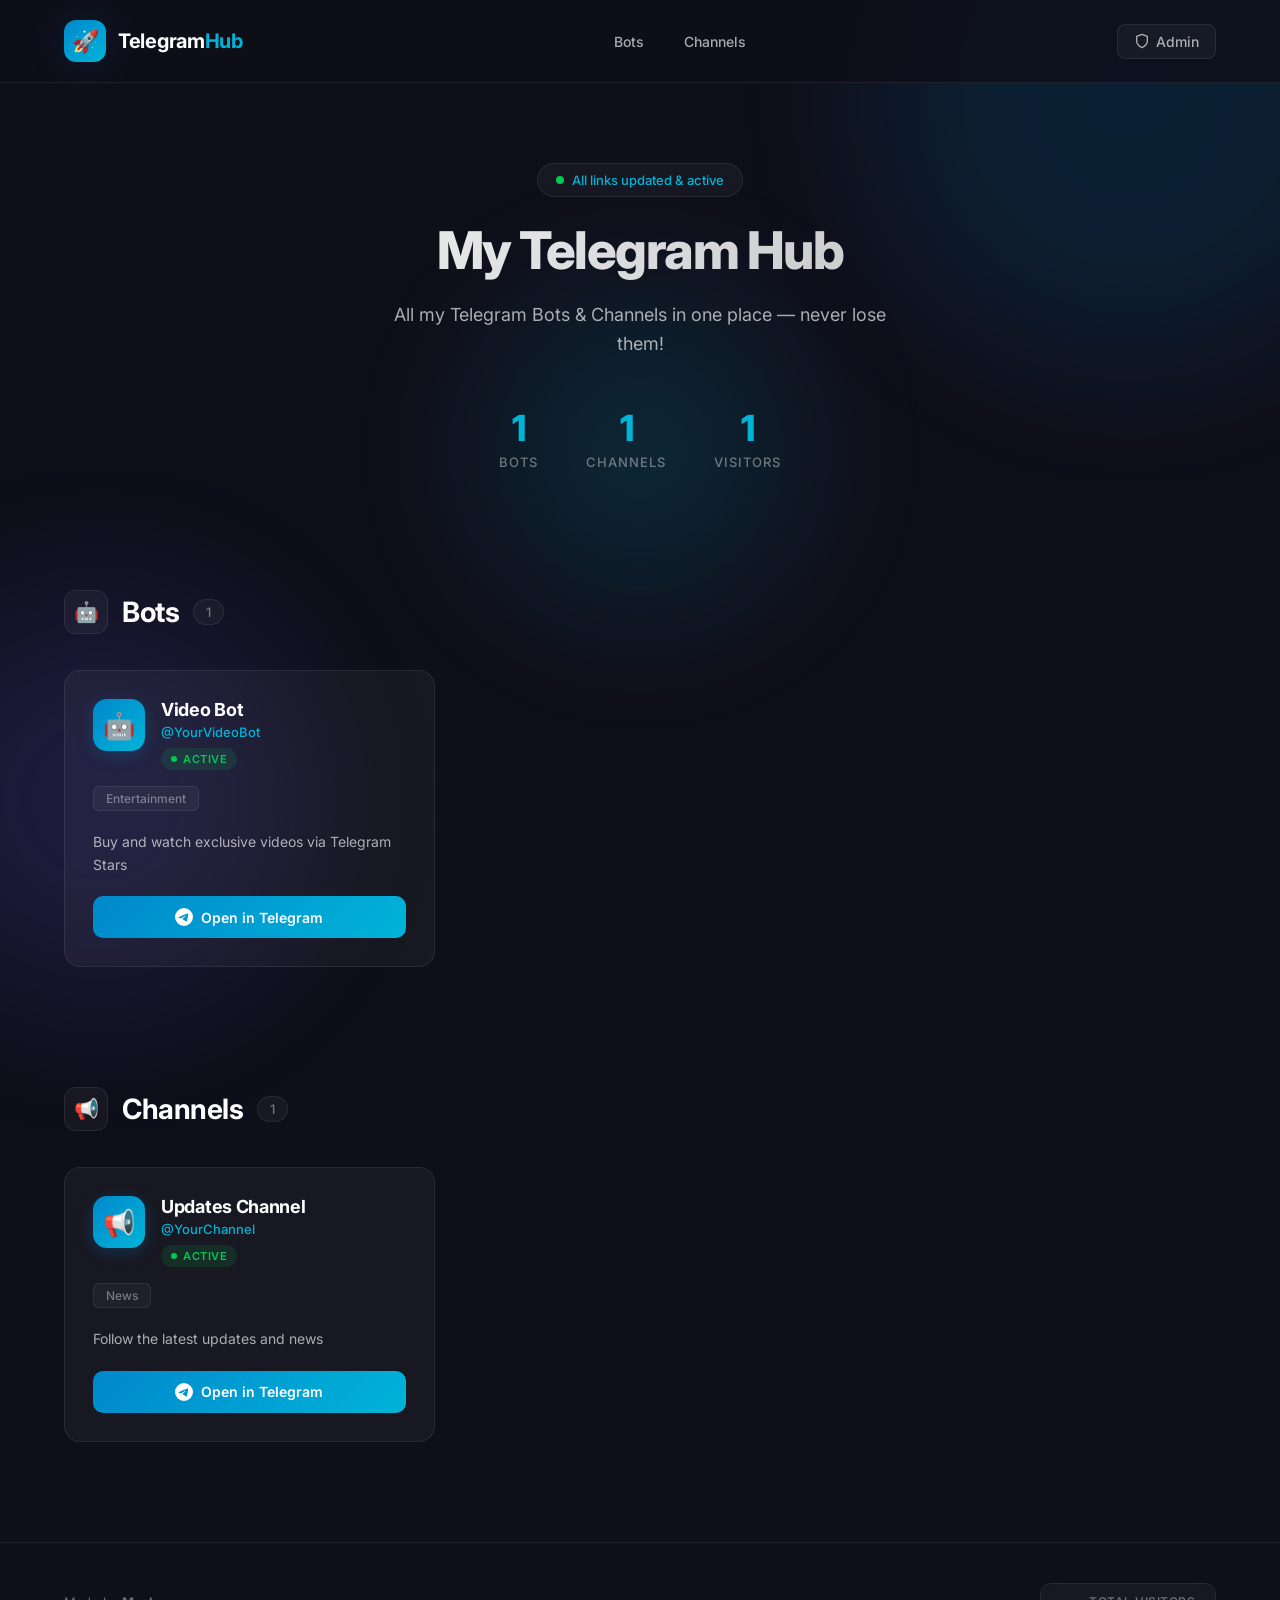
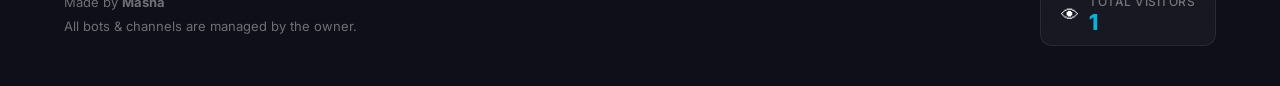
<file: index.html>
<!DOCTYPE html>
<html lang="en">
<head>
  <meta charset="UTF-8">
  <meta name="viewport" content="width=device-width, initial-scale=1.0">
  <title>My Telegram Hub</title>
  <meta name="description" content="All my Telegram Bots & Channels in one place">
  <meta name="theme-color" content="#0f0f1a">
  <link rel="icon" href="data:image/svg+xml,<svg xmlns='http://www.w3.org/2000/svg' viewBox='0 0 100 100'><text y='.9em' font-size='90'>🚀</text></svg>">
  <link rel="stylesheet" href="css/style.css">
</head>
<body>

  <!-- Background Effects -->
  <div class="bg-effects">
    <div class="orb orb-1"></div>
    <div class="orb orb-2"></div>
    <div class="orb orb-3"></div>
  </div>

  <!-- Header -->
  <header class="header">
    <div class="container">
      <a href="index.html" class="logo">
        <div class="logo-icon">🚀</div>
        <div class="logo-text">Telegram<span>Hub</span></div>
      </a>
      <button class="menu-toggle" aria-label="Menu">☰</button>
      <ul class="nav-links">
        <li><a href="#bots">Bots</a></li>
        <li><a href="#channels">Channels</a></li>
      </ul>
      <a href="admin.html" class="admin-btn">
        <svg width="16" height="16" viewBox="0 0 24 24" fill="none" stroke="currentColor" stroke-width="2" stroke-linecap="round" stroke-linejoin="round"><path d="M12 22s8-4 8-10V5l-8-3-8 3v7c0 6 8 10 8 10z"/></svg>
        Admin
      </a>
    </div>
  </header>

  <!-- Hero Section -->
  <section class="hero">
    <div class="container">
      <div class="hero-badge">
        <span class="dot"></span>
        All links updated & active
      </div>
      <h1 id="site-title">My Telegram <span class="highlight">Hub</span></h1>
      <p id="site-description">All my Telegram Bots & Channels in one place — never lose them!</p>

      <div class="hero-stats">
        <div class="stat-item">
          <div class="stat-number" id="stat-bots">0</div>
          <div class="stat-label">Bots</div>
        </div>
        <div class="stat-item">
          <div class="stat-number" id="stat-channels">0</div>
          <div class="stat-label">Channels</div>
        </div>
        <div class="stat-item">
          <div class="stat-number" id="stat-visitors">0</div>
          <div class="stat-label">Visitors</div>
        </div>
      </div>
    </div>
  </section>

  <!-- Bots Section -->
  <section class="section" id="bots">
    <div class="container">
      <div class="section-header">
        <div class="section-title">
          <div class="icon">🤖</div>
          <h2>Bots</h2>
          <span class="count" id="bots-count">0</span>
        </div>
      </div>
      <div class="cards-grid" id="bots-grid">
        <div class="loading-spinner"><div class="spinner"></div></div>
      </div>
    </div>
  </section>

  <!-- Channels Section -->
  <section class="section" id="channels">
    <div class="container">
      <div class="section-header">
        <div class="section-title">
          <div class="icon">📢</div>
          <h2>Channels</h2>
          <span class="count" id="channels-count">0</span>
        </div>
      </div>
      <div class="cards-grid" id="channels-grid">
        <div class="loading-spinner"><div class="spinner"></div></div>
      </div>
    </div>
  </section>

  <!-- Footer -->
  <footer class="footer">
    <div class="container">
      <div class="footer-content">
        <div class="footer-left">
          <div class="footer-text">Made by <strong>Masha</strong></div>
          <div class="footer-text">All bots & channels are managed by the owner.</div>
        </div>
        <div class="visitor-counter">
          <span class="counter-icon">👁</span>
          <div>
            <div class="counter-label">Total Visitors</div>
            <div class="counter-number" id="visitor-count">0</div>
          </div>
        </div>
      </div>
    </div>
  </footer>

  <script src="js/app.js"></script>
  <script>
    // Also update hero visitor stat
    const origTrack = trackVisitor;
    function trackVisitorWithStat() {
      origTrack();
      const count = parseInt(localStorage.getItem('tghub_visitors') || '0');
      const heroStat = document.getElementById('stat-visitors');
      if (heroStat) animateCounter(heroStat, count);
    }
    trackVisitorWithStat();
  </script>
</body>
</html>
</file>
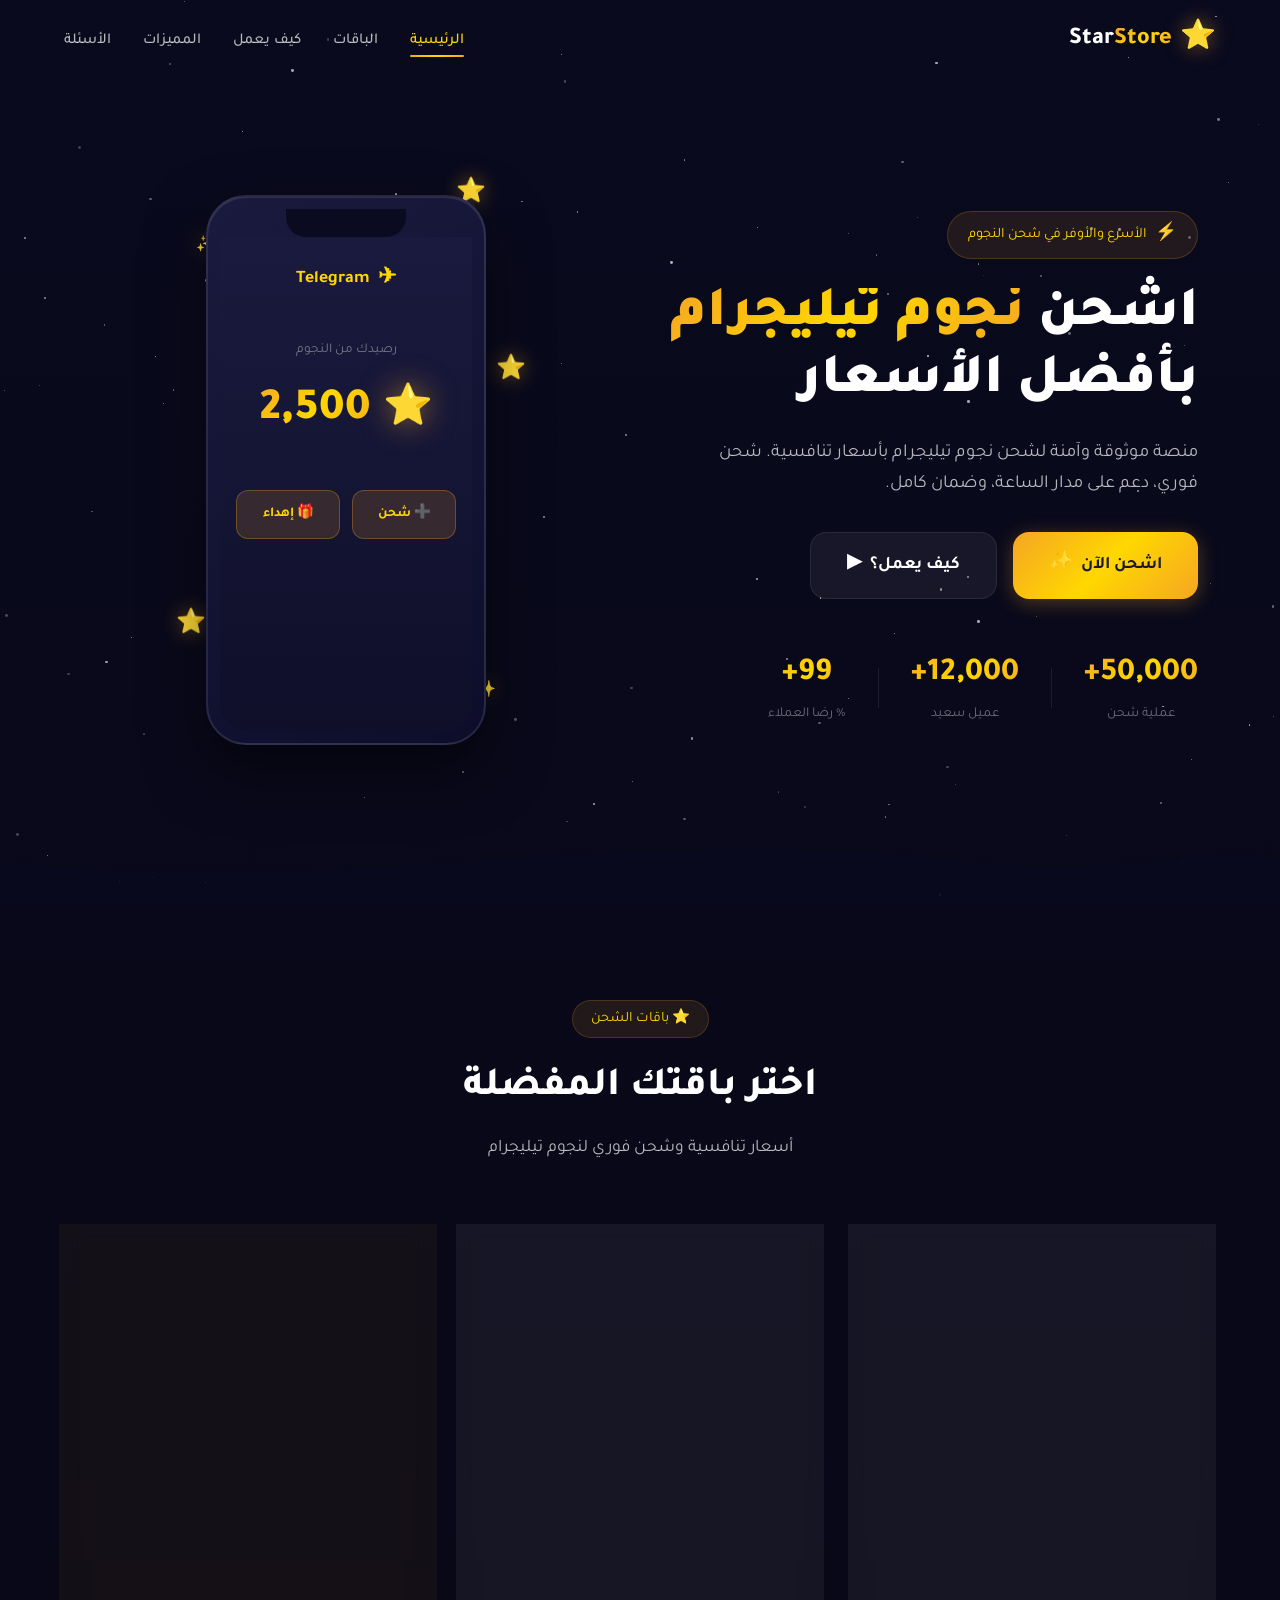
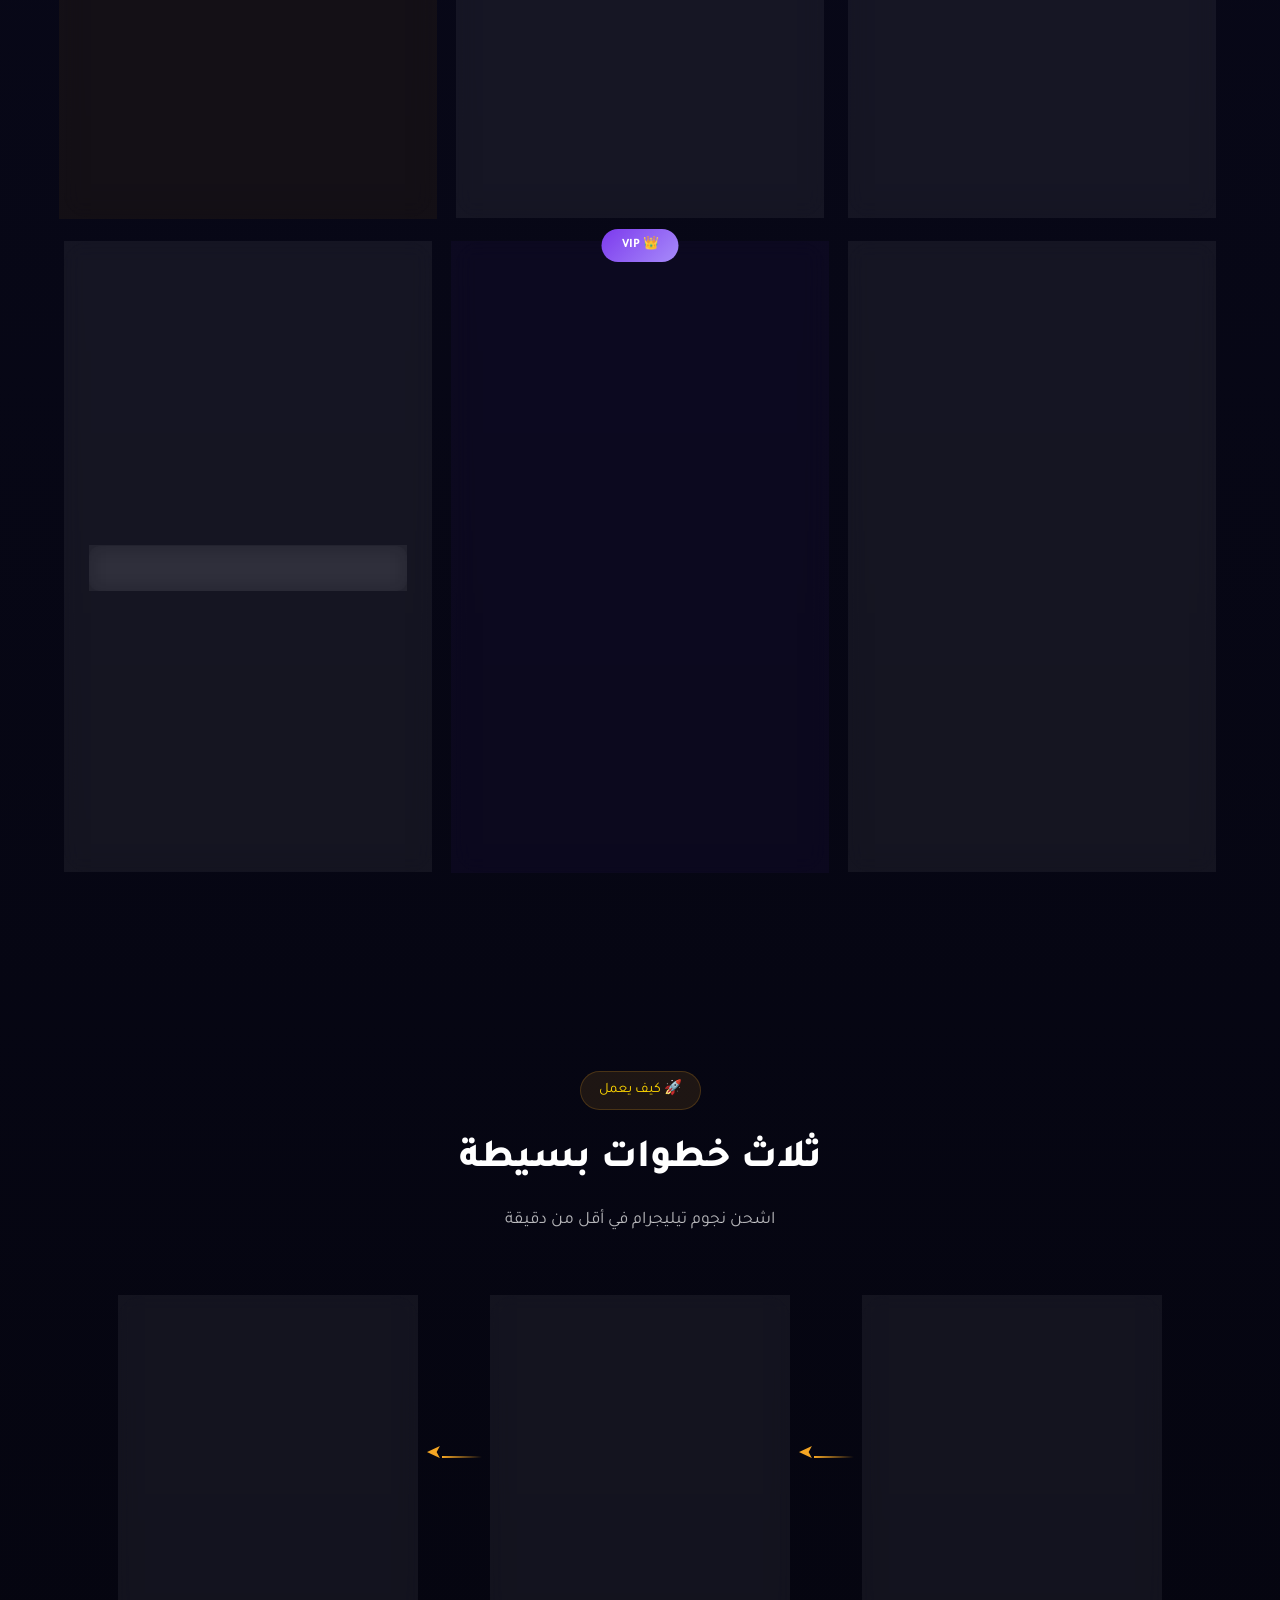
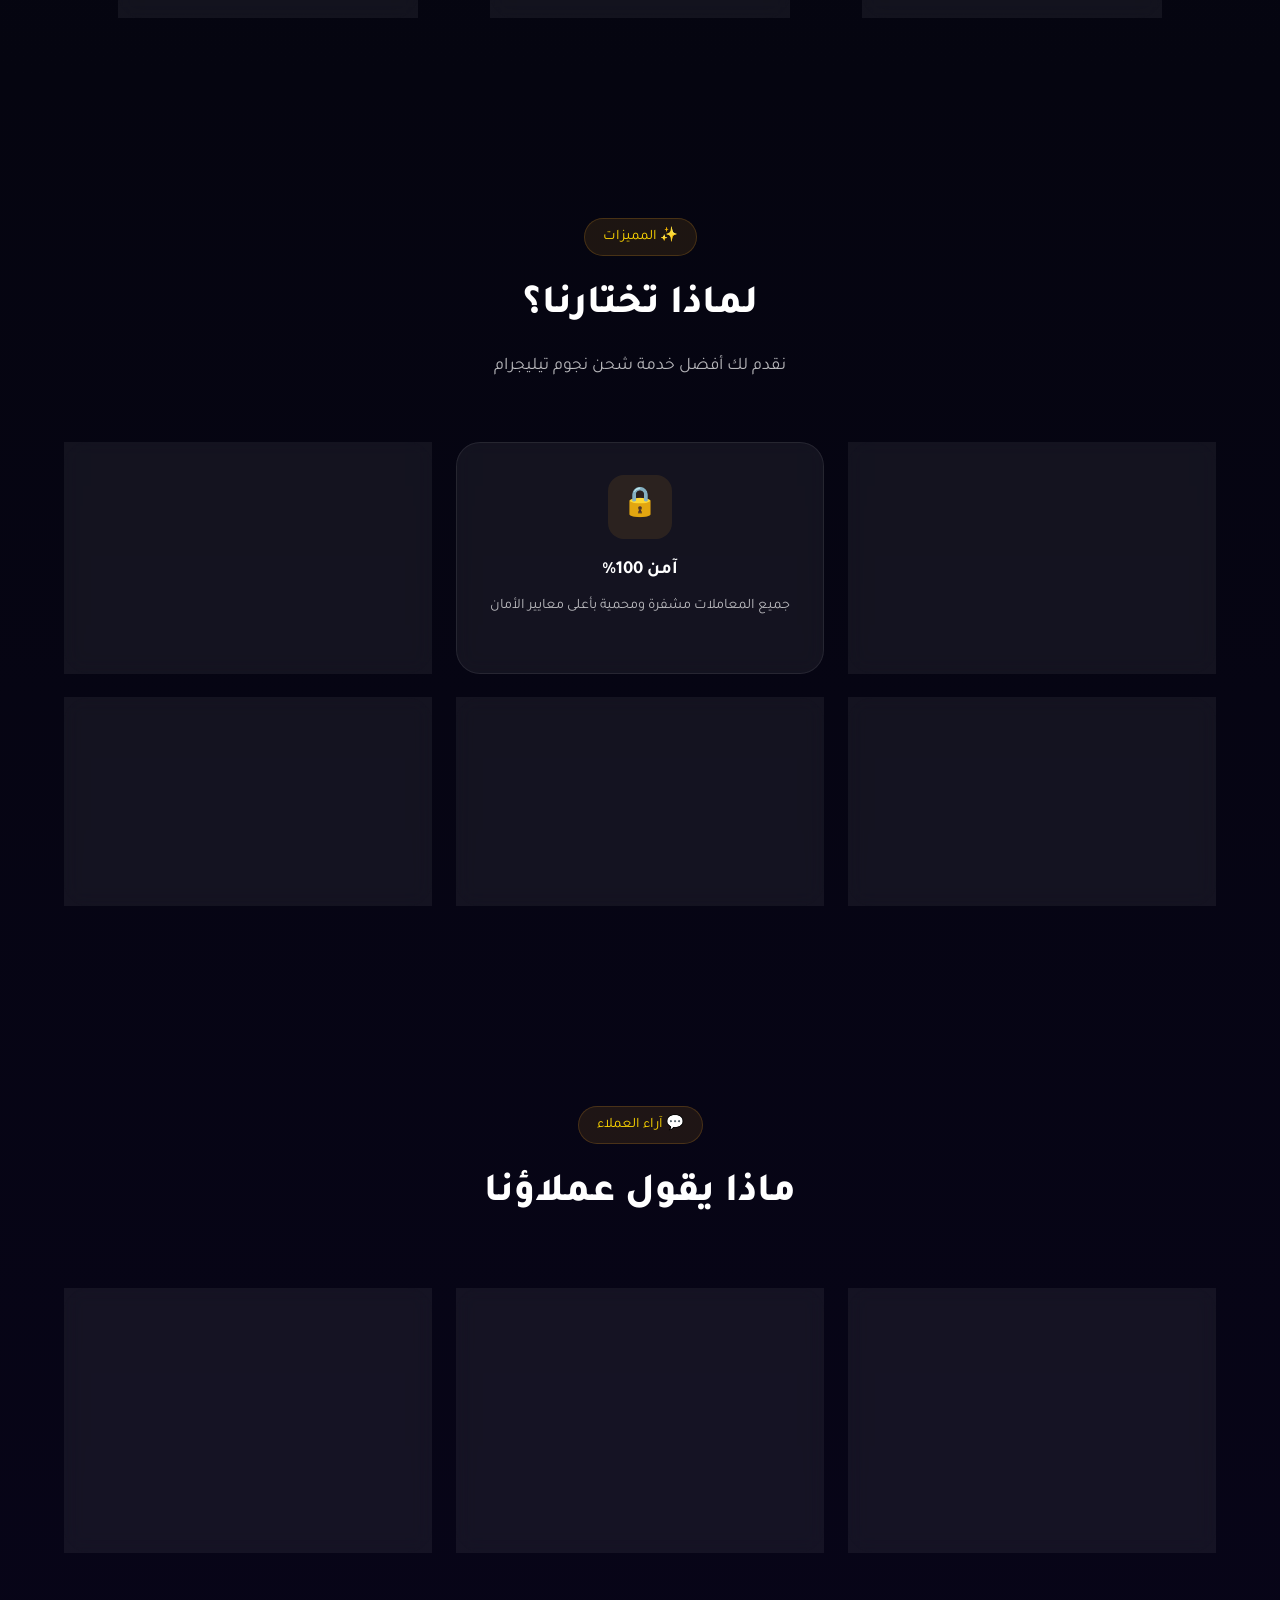
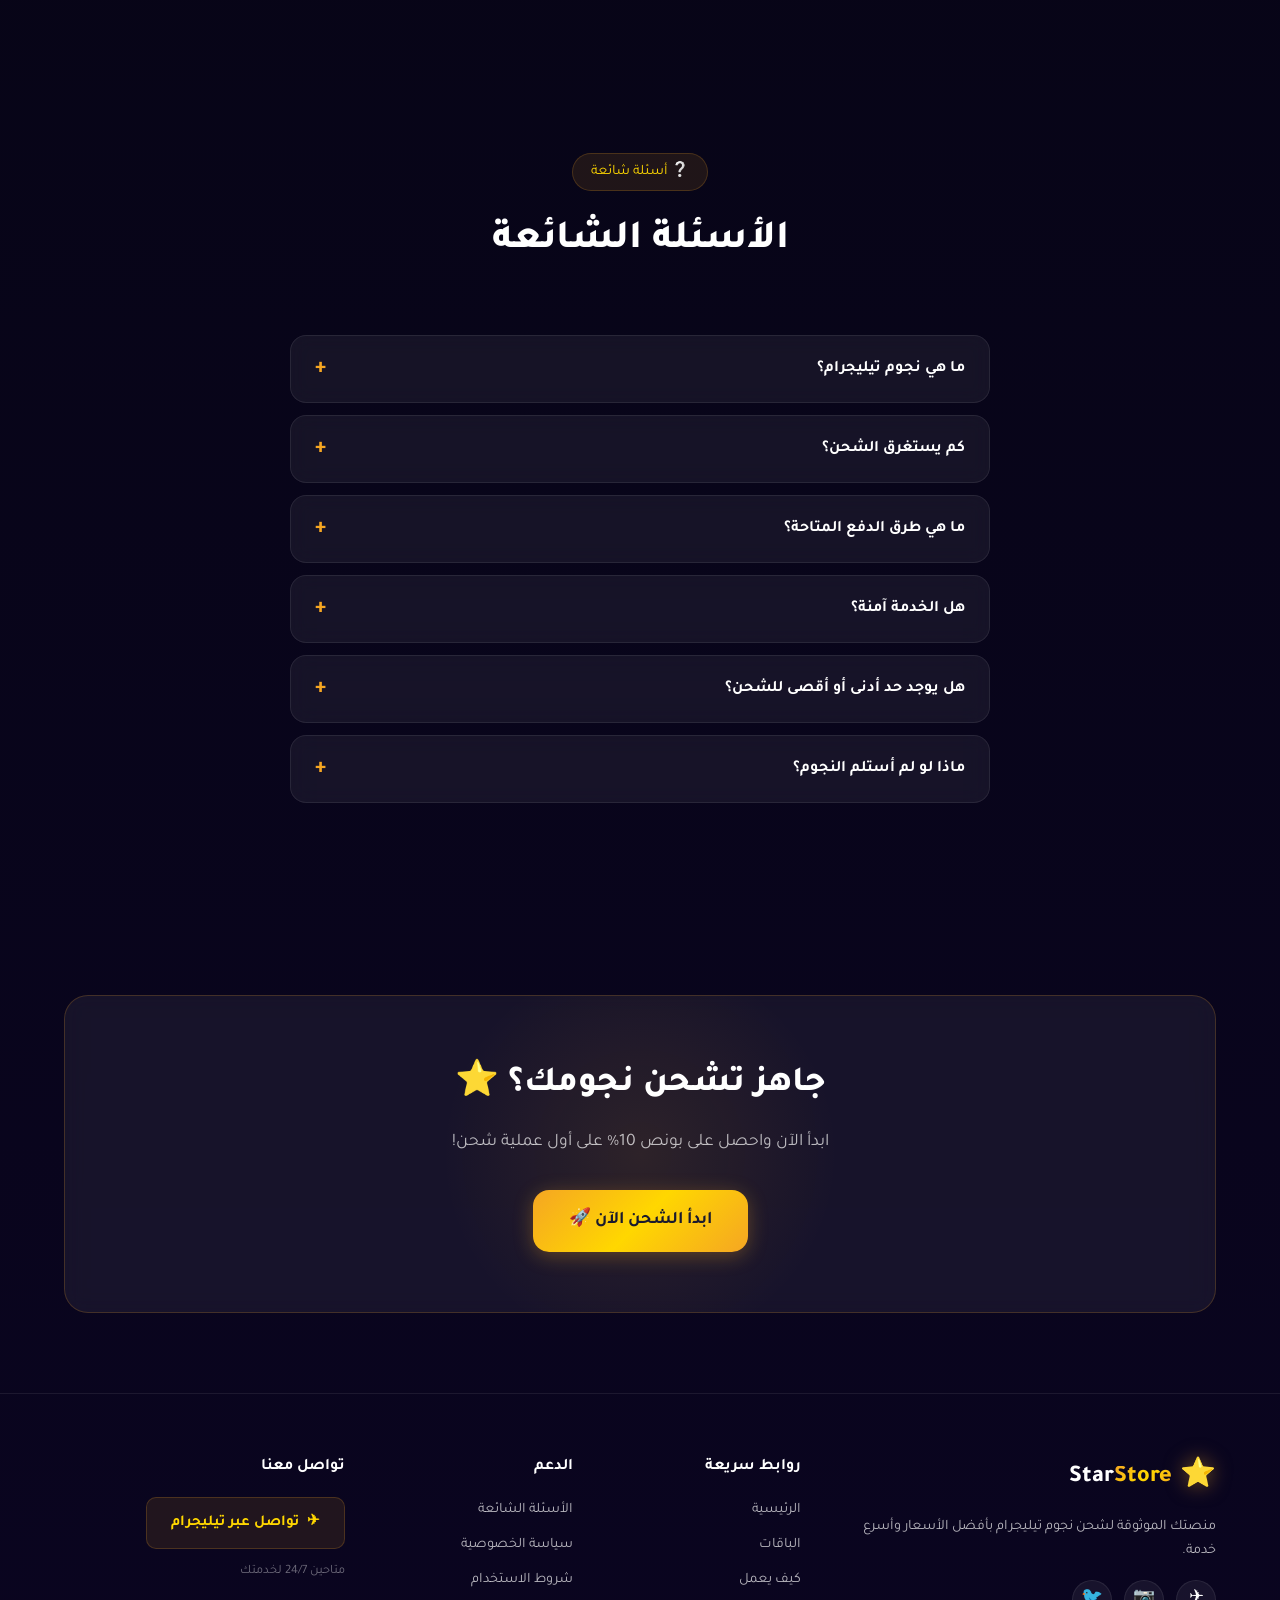
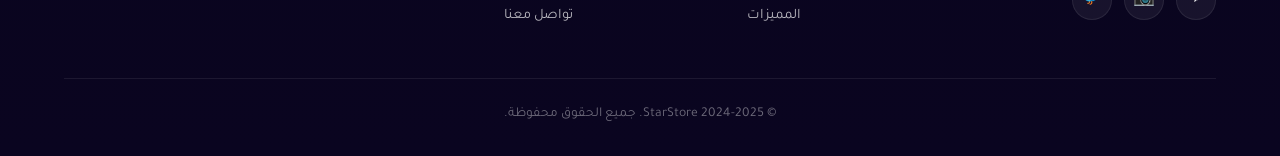
<file: website/index.html>
<!DOCTYPE html>
<html lang="ar" dir="rtl">
<head>
    <meta charset="UTF-8">
    <meta name="viewport" content="width=device-width, initial-scale=1.0">
    <title>StarStore - شحن نجوم تيليجرام</title>
    <link rel="preconnect" href="https://fonts.googleapis.com">
    <link rel="preconnect" href="https://fonts.gstatic.com" crossorigin>
    <link href="https://fonts.googleapis.com/css2?family=Tajawal:wght@300;400;500;700;800;900&display=swap" rel="stylesheet">
    <link rel="stylesheet" href="style.css">
</head>
<body>
    <!-- Animated Stars Background -->
    <div class="stars-bg" id="starsBg"></div>
    <div class="shooting-stars">
        <div class="shooting-star"></div>
        <div class="shooting-star"></div>
        <div class="shooting-star"></div>
    </div>

    <!-- Navigation -->
    <nav class="navbar" id="navbar">
        <div class="container nav-container">
            <a href="#" class="logo">
                <span class="logo-icon">&#11088;</span>
                <span class="logo-text">Star<span class="logo-highlight">Store</span></span>
            </a>
            <div class="nav-links" id="navLinks">
                <a href="#home" class="nav-link active">الرئيسية</a>
                <a href="#packages" class="nav-link">الباقات</a>
                <a href="#how-it-works" class="nav-link">كيف يعمل</a>
                <a href="#features" class="nav-link">المميزات</a>
                <a href="#faq" class="nav-link">الأسئلة</a>
            </div>
            <button class="mobile-menu-btn" id="mobileMenuBtn" aria-label="القائمة">
                <span></span><span></span><span></span>
            </button>
        </div>
    </nav>

    <!-- Hero Section -->
    <section class="hero" id="home">
        <div class="container hero-container">
            <div class="hero-content">
                <div class="hero-badge">
                    <span class="badge-icon">&#9889;</span>
                    <span>الأسرع والأوفر في شحن النجوم</span>
                </div>
                <h1 class="hero-title">
                    اشحن <span class="gradient-text">نجوم تيليجرام</span>
                    <br>بأفضل الأسعار
                </h1>
                <p class="hero-description">
                    منصة موثوقة وآمنة لشحن نجوم تيليجرام بأسعار تنافسية.
                    شحن فوري، دعم على مدار الساعة، وضمان كامل.
                </p>
                <div class="hero-buttons">
                    <a href="#packages" class="btn btn-primary btn-lg">
                        <span>اشحن الآن</span>
                        <span class="btn-icon">&#10024;</span>
                    </a>
                    <a href="#how-it-works" class="btn btn-glass btn-lg">
                        <span>كيف يعمل؟</span>
                        <span class="btn-icon">&#9654;</span>
                    </a>
                </div>
                <div class="hero-stats">
                    <div class="stat-item">
                        <span class="stat-number" data-count="50000">0</span>
                        <span class="stat-label">عملية شحن</span>
                    </div>
                    <div class="stat-divider"></div>
                    <div class="stat-item">
                        <span class="stat-number" data-count="12000">0</span>
                        <span class="stat-label">عميل سعيد</span>
                    </div>
                    <div class="stat-divider"></div>
                    <div class="stat-item">
                        <span class="stat-number" data-count="99">0</span>
                        <span class="stat-label">% رضا العملاء</span>
                    </div>
                </div>
            </div>
            <div class="hero-visual">
                <div class="hero-card">
                    <div class="card-glow"></div>
                    <div class="floating-stars">
                        <span class="float-star s1">&#11088;</span>
                        <span class="float-star s2">&#11088;</span>
                        <span class="float-star s3">&#11088;</span>
                        <span class="float-star s4">&#10024;</span>
                        <span class="float-star s5">&#10024;</span>
                    </div>
                    <div class="hero-phone">
                        <div class="phone-frame">
                            <div class="phone-notch"></div>
                            <div class="phone-screen">
                                <div class="tg-header">
                                    <span class="tg-logo">&#9992;</span>
                                    <span>Telegram</span>
                                </div>
                                <div class="tg-balance">
                                    <div class="balance-label">رصيدك من النجوم</div>
                                    <div class="balance-amount">
                                        <span class="balance-star">&#11088;</span>
                                        <span class="balance-count" id="balanceCounter">2,500</span>
                                    </div>
                                </div>
                                <div class="tg-actions">
                                    <div class="tg-action-btn">&#10133; شحن</div>
                                    <div class="tg-action-btn">&#127873; إهداء</div>
                                </div>
                            </div>
                        </div>
                    </div>
                </div>
            </div>
        </div>
        <div class="hero-wave">
            <svg viewBox="0 0 1440 120" preserveAspectRatio="none">
                <path d="M0,60 C360,120 720,0 1080,60 C1260,90 1380,30 1440,60 L1440,120 L0,120 Z" fill="rgba(10,10,30,0.8)"/>
            </svg>
        </div>
    </section>

    <!-- Packages Section -->
    <section class="packages" id="packages">
        <div class="container">
            <div class="section-header">
                <span class="section-badge">&#11088; باقات الشحن</span>
                <h2 class="section-title">اختر باقتك المفضلة</h2>
                <p class="section-desc">أسعار تنافسية وشحن فوري لنجوم تيليجرام</p>
            </div>
            <div class="packages-grid">
                <!-- Package 1 -->
                <div class="package-card" data-aos="fade-up">
                    <div class="package-header">
                        <div class="package-stars-icon">&#11088;</div>
                        <h3 class="package-name">باقة البداية</h3>
                    </div>
                    <div class="package-amount">
                        <span class="amount-number">50</span>
                        <span class="amount-label">نجمة</span>
                    </div>
                    <div class="package-price">
                        <span class="price-currency">$</span>
                        <span class="price-value">0.99</span>
                    </div>
                    <ul class="package-features">
                        <li><span class="feature-icon">&#10003;</span> شحن فوري</li>
                        <li><span class="feature-icon">&#10003;</span> دعم 24/7</li>
                        <li><span class="feature-icon">&#10003;</span> ضمان كامل</li>
                    </ul>
                    <button class="btn btn-outline btn-block package-btn" data-stars="50" data-price="0.99">
                        اشحن الآن
                    </button>
                </div>

                <!-- Package 2 -->
                <div class="package-card" data-aos="fade-up" data-aos-delay="100">
                    <div class="package-header">
                        <div class="package-stars-icon">&#11088;&#11088;</div>
                        <h3 class="package-name">الباقة الفضية</h3>
                    </div>
                    <div class="package-amount">
                        <span class="amount-number">150</span>
                        <span class="amount-label">نجمة</span>
                    </div>
                    <div class="package-price">
                        <span class="price-currency">$</span>
                        <span class="price-value">2.49</span>
                    </div>
                    <div class="package-save">وفر 17%</div>
                    <ul class="package-features">
                        <li><span class="feature-icon">&#10003;</span> شحن فوري</li>
                        <li><span class="feature-icon">&#10003;</span> دعم 24/7</li>
                        <li><span class="feature-icon">&#10003;</span> ضمان كامل</li>
                    </ul>
                    <button class="btn btn-outline btn-block package-btn" data-stars="150" data-price="2.49">
                        اشحن الآن
                    </button>
                </div>

                <!-- Package 3 - Popular -->
                <div class="package-card popular" data-aos="fade-up" data-aos-delay="200">
                    <div class="popular-badge">&#128293; الأكثر شعبية</div>
                    <div class="package-header">
                        <div class="package-stars-icon">&#11088;&#11088;&#11088;</div>
                        <h3 class="package-name">الباقة الذهبية</h3>
                    </div>
                    <div class="package-amount">
                        <span class="amount-number">500</span>
                        <span class="amount-label">نجمة</span>
                    </div>
                    <div class="package-price">
                        <span class="price-currency">$</span>
                        <span class="price-value">7.49</span>
                    </div>
                    <div class="package-save">وفر 25%</div>
                    <ul class="package-features">
                        <li><span class="feature-icon">&#10003;</span> شحن فوري</li>
                        <li><span class="feature-icon">&#10003;</span> دعم أولوية</li>
                        <li><span class="feature-icon">&#10003;</span> ضمان كامل</li>
                        <li><span class="feature-icon">&#10003;</span> بونص 50 نجمة</li>
                    </ul>
                    <button class="btn btn-primary btn-block package-btn" data-stars="500" data-price="7.49">
                        اشحن الآن &#10024;
                    </button>
                </div>

                <!-- Package 4 -->
                <div class="package-card" data-aos="fade-up" data-aos-delay="300">
                    <div class="package-header">
                        <div class="package-stars-icon">&#11088;&#11088;&#11088;&#11088;</div>
                        <h3 class="package-name">الباقة البلاتينية</h3>
                    </div>
                    <div class="package-amount">
                        <span class="amount-number">1000</span>
                        <span class="amount-label">نجمة</span>
                    </div>
                    <div class="package-price">
                        <span class="price-currency">$</span>
                        <span class="price-value">13.99</span>
                    </div>
                    <div class="package-save">وفر 30%</div>
                    <ul class="package-features">
                        <li><span class="feature-icon">&#10003;</span> شحن فوري</li>
                        <li><span class="feature-icon">&#10003;</span> دعم VIP</li>
                        <li><span class="feature-icon">&#10003;</span> ضمان كامل</li>
                        <li><span class="feature-icon">&#10003;</span> بونص 150 نجمة</li>
                    </ul>
                    <button class="btn btn-outline btn-block package-btn" data-stars="1000" data-price="13.99">
                        اشحن الآن
                    </button>
                </div>

                <!-- Package 5 -->
                <div class="package-card premium" data-aos="fade-up" data-aos-delay="400">
                    <div class="premium-badge">&#128081; VIP</div>
                    <div class="package-header">
                        <div class="package-stars-icon">&#11088;&#11088;&#11088;&#11088;&#11088;</div>
                        <h3 class="package-name">باقة الماسية</h3>
                    </div>
                    <div class="package-amount">
                        <span class="amount-number">2500</span>
                        <span class="amount-label">نجمة</span>
                    </div>
                    <div class="package-price">
                        <span class="price-currency">$</span>
                        <span class="price-value">29.99</span>
                    </div>
                    <div class="package-save">وفر 40%</div>
                    <ul class="package-features">
                        <li><span class="feature-icon">&#10003;</span> شحن فوري</li>
                        <li><span class="feature-icon">&#10003;</span> دعم VIP مخصص</li>
                        <li><span class="feature-icon">&#10003;</span> ضمان كامل</li>
                        <li><span class="feature-icon">&#10003;</span> بونص 500 نجمة</li>
                        <li><span class="feature-icon">&#10003;</span> خصم دائم 10%</li>
                    </ul>
                    <button class="btn btn-primary btn-block package-btn" data-stars="2500" data-price="29.99">
                        اشحن الآن &#128081;
                    </button>
                </div>

                <!-- Package 6 -->
                <div class="package-card" data-aos="fade-up" data-aos-delay="500">
                    <div class="package-header">
                        <div class="package-stars-icon">&#127775;</div>
                        <h3 class="package-name">باقة مخصصة</h3>
                    </div>
                    <div class="custom-package-form">
                        <label class="custom-label">أدخل عدد النجوم</label>
                        <div class="custom-input-wrap">
                            <span class="input-icon">&#11088;</span>
                            <input type="number" id="customStars" class="custom-input" min="10" max="100000" placeholder="مثال: 3000">
                        </div>
                        <div class="custom-price" id="customPrice">
                            <span>السعر: </span>
                            <span id="customPriceValue">$0.00</span>
                        </div>
                    </div>
                    <button class="btn btn-glass btn-block package-btn" id="customPackageBtn">
                        احسب واشحن
                    </button>
                </div>
            </div>
        </div>
    </section>

    <!-- How It Works -->
    <section class="how-it-works" id="how-it-works">
        <div class="container">
            <div class="section-header">
                <span class="section-badge">&#128640; كيف يعمل</span>
                <h2 class="section-title">ثلاث خطوات بسيطة</h2>
                <p class="section-desc">اشحن نجوم تيليجرام في أقل من دقيقة</p>
            </div>
            <div class="steps-grid">
                <div class="step-card" data-aos="fade-up">
                    <div class="step-number">1</div>
                    <div class="step-icon">&#128230;</div>
                    <h3 class="step-title">اختر الباقة</h3>
                    <p class="step-desc">اختر عدد النجوم اللي تبي تشحنها من الباقات المتاحة أو حدد عدد مخصص</p>
                </div>
                <div class="step-connector">
                    <div class="connector-line"></div>
                    <div class="connector-arrow">&#10148;</div>
                </div>
                <div class="step-card" data-aos="fade-up" data-aos-delay="200">
                    <div class="step-number">2</div>
                    <div class="step-icon">&#128179;</div>
                    <h3 class="step-title">ادفع بأمان</h3>
                    <p class="step-desc">اختر طريقة الدفع المناسبة وأكمل عملية الدفع بشكل آمن ومشفر</p>
                </div>
                <div class="step-connector">
                    <div class="connector-line"></div>
                    <div class="connector-arrow">&#10148;</div>
                </div>
                <div class="step-card" data-aos="fade-up" data-aos-delay="400">
                    <div class="step-number">3</div>
                    <div class="step-icon">&#11088;</div>
                    <h3 class="step-title">استلم النجوم</h3>
                    <p class="step-desc">يتم شحن النجوم فورياً لحسابك على تيليجرام خلال ثواني معدودة</p>
                </div>
            </div>
        </div>
    </section>

    <!-- Features -->
    <section class="features" id="features">
        <div class="container">
            <div class="section-header">
                <span class="section-badge">&#10024; المميزات</span>
                <h2 class="section-title">لماذا تختارنا؟</h2>
                <p class="section-desc">نقدم لك أفضل خدمة شحن نجوم تيليجرام</p>
            </div>
            <div class="features-grid">
                <div class="feature-card" data-aos="fade-up">
                    <div class="feature-icon-wrap">
                        <span>&#9889;</span>
                    </div>
                    <h3>شحن فوري</h3>
                    <p>يتم شحن النجوم خلال ثواني معدودة بعد تأكيد الدفع</p>
                </div>
                <div class="feature-card" data-aos="fade-up" data-aos-delay="100">
                    <div class="feature-icon-wrap">
                        <span>&#128274;</span>
                    </div>
                    <h3>آمن 100%</h3>
                    <p>جميع المعاملات مشفرة ومحمية بأعلى معايير الأمان</p>
                </div>
                <div class="feature-card" data-aos="fade-up" data-aos-delay="200">
                    <div class="feature-icon-wrap">
                        <span>&#128176;</span>
                    </div>
                    <h3>أسعار تنافسية</h3>
                    <p>أفضل الأسعار في السوق مع خصومات وعروض مستمرة</p>
                </div>
                <div class="feature-card" data-aos="fade-up" data-aos-delay="300">
                    <div class="feature-icon-wrap">
                        <span>&#128172;</span>
                    </div>
                    <h3>دعم فني 24/7</h3>
                    <p>فريق دعم متخصص جاهز لمساعدتك في أي وقت</p>
                </div>
                <div class="feature-card" data-aos="fade-up" data-aos-delay="400">
                    <div class="feature-icon-wrap">
                        <span>&#127873;</span>
                    </div>
                    <h3>بونص إضافي</h3>
                    <p>احصل على نجوم إضافية مجانية مع الباقات الكبيرة</p>
                </div>
                <div class="feature-card" data-aos="fade-up" data-aos-delay="500">
                    <div class="feature-icon-wrap">
                        <span>&#128101;</span>
                    </div>
                    <h3>نظام إحالة</h3>
                    <p>ادعو أصدقائك واربح نجوم مجانية مع كل إحالة ناجحة</p>
                </div>
            </div>
        </div>
    </section>

    <!-- Testimonials -->
    <section class="testimonials">
        <div class="container">
            <div class="section-header">
                <span class="section-badge">&#128172; آراء العملاء</span>
                <h2 class="section-title">ماذا يقول عملاؤنا</h2>
            </div>
            <div class="testimonials-slider" id="testimonialsSlider">
                <div class="testimonial-card">
                    <div class="testimonial-stars">&#11088;&#11088;&#11088;&#11088;&#11088;</div>
                    <p class="testimonial-text">"خدمة ممتازة وسريعة! شحنت 1000 نجمة وتم التوصيل في أقل من دقيقة. أنصح الكل فيها."</p>
                    <div class="testimonial-author">
                        <div class="author-avatar">أ</div>
                        <div class="author-info">
                            <span class="author-name">أحمد محمد</span>
                            <span class="author-role">عميل منذ 2024</span>
                        </div>
                    </div>
                </div>
                <div class="testimonial-card">
                    <div class="testimonial-stars">&#11088;&#11088;&#11088;&#11088;&#11088;</div>
                    <p class="testimonial-text">"أفضل موقع لشحن نجوم تيليجرام! الأسعار ممتازة والدعم الفني رائع. استخدمته أكثر من 10 مرات."</p>
                    <div class="testimonial-author">
                        <div class="author-avatar">س</div>
                        <div class="author-info">
                            <span class="author-name">سارة علي</span>
                            <span class="author-role">عميلة VIP</span>
                        </div>
                    </div>
                </div>
                <div class="testimonial-card">
                    <div class="testimonial-stars">&#11088;&#11088;&#11088;&#11088;&#11088;</div>
                    <p class="testimonial-text">"موثوق وسريع. جربت مواقع كثيرة وهذا أفضلهم بفرق كبير. البونص الإضافي شي خرافي!"</p>
                    <div class="testimonial-author">
                        <div class="author-avatar">خ</div>
                        <div class="author-info">
                            <span class="author-name">خالد عمر</span>
                            <span class="author-role">عميل دائم</span>
                        </div>
                    </div>
                </div>
            </div>
        </div>
    </section>

    <!-- FAQ -->
    <section class="faq" id="faq">
        <div class="container">
            <div class="section-header">
                <span class="section-badge">&#10068; أسئلة شائعة</span>
                <h2 class="section-title">الأسئلة الشائعة</h2>
            </div>
            <div class="faq-list">
                <div class="faq-item">
                    <button class="faq-question">
                        <span>ما هي نجوم تيليجرام؟</span>
                        <span class="faq-icon">+</span>
                    </button>
                    <div class="faq-answer">
                        <p>نجوم تيليجرام (Telegram Stars) هي عملة رقمية داخل تيليجرام تستخدم لشراء المحتوى الرقمي، الاشتراكات، والخدمات داخل التطبيق. يمكنك استخدامها لدعم القنوات والبوتات والمبدعين.</p>
                    </div>
                </div>
                <div class="faq-item">
                    <button class="faq-question">
                        <span>كم يستغرق الشحن؟</span>
                        <span class="faq-icon">+</span>
                    </button>
                    <div class="faq-answer">
                        <p>يتم الشحن فورياً بعد تأكيد الدفع. في معظم الحالات تصل النجوم خلال ثواني معدودة، وفي حالات نادرة قد يستغرق الأمر حتى 5 دقائق.</p>
                    </div>
                </div>
                <div class="faq-item">
                    <button class="faq-question">
                        <span>ما هي طرق الدفع المتاحة؟</span>
                        <span class="faq-icon">+</span>
                    </button>
                    <div class="faq-answer">
                        <p>نقبل العديد من طرق الدفع بما في ذلك البطاقات البنكية (Visa/Mastercard)، العملات الرقمية، المحافظ الإلكترونية، والتحويل البنكي.</p>
                    </div>
                </div>
                <div class="faq-item">
                    <button class="faq-question">
                        <span>هل الخدمة آمنة؟</span>
                        <span class="faq-icon">+</span>
                    </button>
                    <div class="faq-answer">
                        <p>نعم، جميع المعاملات مشفرة بتقنية SSL 256-bit ونستخدم أعلى معايير الأمان. لا نحتفظ بأي معلومات بنكية على خوادمنا.</p>
                    </div>
                </div>
                <div class="faq-item">
                    <button class="faq-question">
                        <span>هل يوجد حد أدنى أو أقصى للشحن؟</span>
                        <span class="faq-icon">+</span>
                    </button>
                    <div class="faq-answer">
                        <p>الحد الأدنى هو 50 نجمة والحد الأقصى هو 100,000 نجمة لكل عملية. يمكنك إجراء عمليات متعددة إذا كنت تحتاج لعدد أكبر.</p>
                    </div>
                </div>
                <div class="faq-item">
                    <button class="faq-question">
                        <span>ماذا لو لم أستلم النجوم؟</span>
                        <span class="faq-icon">+</span>
                    </button>
                    <div class="faq-answer">
                        <p>في حالة نادرة عدم وصول النجوم، تواصل مع فريق الدعم وسنقوم بإعادة الشحن أو استرداد المبلغ كاملاً خلال 24 ساعة.</p>
                    </div>
                </div>
            </div>
        </div>
    </section>

    <!-- CTA Section -->
    <section class="cta-section">
        <div class="container">
            <div class="cta-card">
                <div class="cta-glow"></div>
                <h2>جاهز تشحن نجومك؟ &#11088;</h2>
                <p>ابدأ الآن واحصل على بونص 10% على أول عملية شحن!</p>
                <a href="#packages" class="btn btn-primary btn-lg">
                    ابدأ الشحن الآن &#128640;
                </a>
            </div>
        </div>
    </section>

    <!-- Footer -->
    <footer class="footer">
        <div class="container">
            <div class="footer-grid">
                <div class="footer-brand">
                    <a href="#" class="logo">
                        <span class="logo-icon">&#11088;</span>
                        <span class="logo-text">Star<span class="logo-highlight">Store</span></span>
                    </a>
                    <p>منصتك الموثوقة لشحن نجوم تيليجرام بأفضل الأسعار وأسرع خدمة.</p>
                    <div class="social-links">
                        <a href="#" class="social-link" aria-label="تيليجرام">&#9992;</a>
                        <a href="#" class="social-link" aria-label="انستجرام">&#128247;</a>
                        <a href="#" class="social-link" aria-label="تويتر">&#128038;</a>
                    </div>
                </div>
                <div class="footer-links">
                    <h4>روابط سريعة</h4>
                    <ul>
                        <li><a href="#home">الرئيسية</a></li>
                        <li><a href="#packages">الباقات</a></li>
                        <li><a href="#how-it-works">كيف يعمل</a></li>
                        <li><a href="#features">المميزات</a></li>
                    </ul>
                </div>
                <div class="footer-links">
                    <h4>الدعم</h4>
                    <ul>
                        <li><a href="#faq">الأسئلة الشائعة</a></li>
                        <li><a href="#">سياسة الخصوصية</a></li>
                        <li><a href="#">شروط الاستخدام</a></li>
                        <li><a href="#">تواصل معنا</a></li>
                    </ul>
                </div>
                <div class="footer-contact">
                    <h4>تواصل معنا</h4>
                    <a href="#" class="contact-btn">
                        <span>&#9992;</span>
                        <span>تواصل عبر تيليجرام</span>
                    </a>
                    <p class="footer-note">متاحين 24/7 لخدمتك</p>
                </div>
            </div>
            <div class="footer-bottom">
                <p>&copy; 2024-2025 StarStore. جميع الحقوق محفوظة.</p>
            </div>
        </div>
    </footer>

    <!-- Order Modal -->
    <div class="modal-overlay" id="orderModal">
        <div class="modal-content">
            <button class="modal-close" id="modalClose">&times;</button>
            <div class="modal-header">
                <h2>&#11088; تأكيد الطلب</h2>
            </div>
            <div class="modal-body">
                <div class="order-summary">
                    <div class="order-item">
                        <span class="order-label">عدد النجوم:</span>
                        <span class="order-value" id="modalStars">500</span>
                    </div>
                    <div class="order-item">
                        <span class="order-label">البونص:</span>
                        <span class="order-value bonus" id="modalBonus">+50 نجمة</span>
                    </div>
                    <div class="order-divider"></div>
                    <div class="order-item total">
                        <span class="order-label">المجموع:</span>
                        <span class="order-value" id="modalTotal">$7.49</span>
                    </div>
                </div>
                <form class="order-form" id="orderForm">
                    <div class="form-group">
                        <label>اسم المستخدم على تيليجرام</label>
                        <div class="input-wrap">
                            <span class="input-prefix">@</span>
                            <input type="text" id="telegramUsername" placeholder="username" required>
                        </div>
                    </div>
                    <div class="form-group">
                        <label>معرف تيليجرام (اختياري)</label>
                        <input type="text" id="telegramId" placeholder="مثال: 123456789">
                    </div>
                    <div class="form-group">
                        <label>طريقة الدفع</label>
                        <div class="payment-methods">
                            <label class="payment-option">
                                <input type="radio" name="payment" value="card" checked>
                                <span class="payment-card">
                                    <span class="payment-icon">&#128179;</span>
                                    <span>بطاقة بنكية</span>
                                </span>
                            </label>
                            <label class="payment-option">
                                <input type="radio" name="payment" value="crypto">
                                <span class="payment-card">
                                    <span class="payment-icon">&#9878;</span>
                                    <span>عملة رقمية</span>
                                </span>
                            </label>
                            <label class="payment-option">
                                <input type="radio" name="payment" value="wallet">
                                <span class="payment-card">
                                    <span class="payment-icon">&#128091;</span>
                                    <span>محفظة إلكترونية</span>
                                </span>
                            </label>
                        </div>
                    </div>
                    <button type="submit" class="btn btn-primary btn-block btn-lg">
                        &#128274; أكمل الدفع الآمن
                    </button>
                    <p class="form-note">&#128274; معاملة مشفرة وآمنة 100%</p>
                </form>
            </div>
        </div>
    </div>

    <!-- Success Modal -->
    <div class="modal-overlay" id="successModal">
        <div class="modal-content success-modal">
            <div class="success-animation">
                <div class="success-circle">
                    <span class="success-icon">&#10003;</span>
                </div>
                <div class="confetti-container" id="confetti"></div>
            </div>
            <h2>تم الطلب بنجاح! &#127881;</h2>
            <p>سيتم شحن النجوم لحسابك خلال لحظات</p>
            <div class="success-details">
                <div class="detail-row">
                    <span>رقم الطلب:</span>
                    <span id="orderNumber">#ST-00000</span>
                </div>
                <div class="detail-row">
                    <span>الحالة:</span>
                    <span class="status-badge">قيد المعالجة</span>
                </div>
            </div>
            <button class="btn btn-primary btn-lg" onclick="closeSuccessModal()">حسناً &#128077;</button>
        </div>
    </div>

    <script src="script.js"></script>
</body>
</html>
</file>
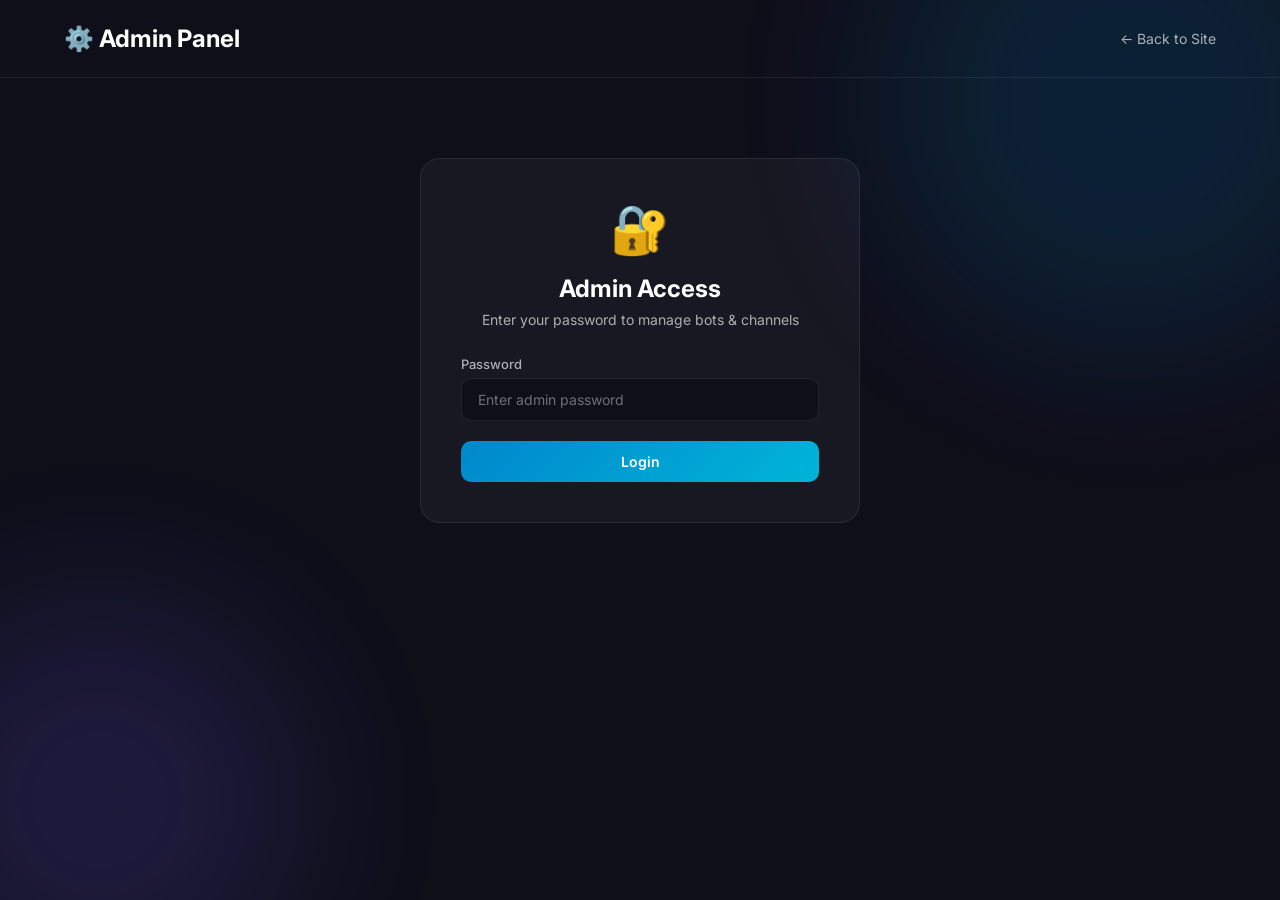
<file: admin.html>
<!DOCTYPE html>
<html lang="en">
<head>
  <meta charset="UTF-8">
  <meta name="viewport" content="width=device-width, initial-scale=1.0">
  <title>Admin Panel — Telegram Hub</title>
  <meta name="robots" content="noindex, nofollow">
  <link rel="icon" href="data:image/svg+xml,<svg xmlns='http://www.w3.org/2000/svg' viewBox='0 0 100 100'><text y='.9em' font-size='90'>⚙️</text></svg>">
  <link rel="stylesheet" href="css/style.css">
</head>
<body class="admin-page">

  <!-- Background Effects -->
  <div class="bg-effects">
    <div class="orb orb-1"></div>
    <div class="orb orb-2"></div>
  </div>

  <!-- Admin Header -->
  <header class="admin-header">
    <div class="container">
      <div class="admin-title">⚙️ Admin Panel</div>
      <div style="display:flex;gap:12px;align-items:center;">
        <a href="index.html" class="back-btn">← Back to Site</a>
        <button class="btn btn-danger btn-sm" onclick="logout()" id="logout-btn" style="display:none;">Logout</button>
      </div>
    </div>
  </header>

  <!-- Login Section -->
  <section id="login-section" class="login-section">
    <div class="login-card fade-in">
      <div style="font-size:48px;margin-bottom:16px;">🔐</div>
      <h2>Admin Access</h2>
      <p>Enter your password to manage bots & channels</p>
      <form id="login-form">
        <div class="form-group">
          <label for="admin-password">Password</label>
          <input type="password" id="admin-password" class="form-input" placeholder="Enter admin password" autocomplete="off" required>
        </div>
        <button type="submit" class="btn btn-primary">Login</button>
      </form>
    </div>
  </section>

  <!-- Admin Panel -->
  <div id="admin-panel" class="admin-panel container">

    <!-- Bots Management -->
    <div class="admin-section fade-in">
      <div class="admin-section-header">
        <h3>🤖 Manage Bots</h3>
        <button class="btn btn-primary btn-sm" onclick="openAddModal('bots')">+ Add Bot</button>
      </div>
      <div class="admin-table">
        <table>
          <thead>
            <tr>
              <th>Name</th>
              <th>Username</th>
              <th>Category</th>
              <th>Status</th>
              <th>Actions</th>
            </tr>
          </thead>
          <tbody id="bots-tbody"></tbody>
        </table>
      </div>
    </div>

    <!-- Channels Management -->
    <div class="admin-section fade-in" style="animation-delay:0.1s;">
      <div class="admin-section-header">
        <h3>📢 Manage Channels</h3>
        <button class="btn btn-primary btn-sm" onclick="openAddModal('channels')">+ Add Channel</button>
      </div>
      <div class="admin-table">
        <table>
          <thead>
            <tr>
              <th>Name</th>
              <th>Username</th>
              <th>Category</th>
              <th>Status</th>
              <th>Actions</th>
            </tr>
          </thead>
          <tbody id="channels-tbody"></tbody>
        </table>
      </div>
    </div>

    <!-- Export Section -->
    <div class="admin-section fade-in" id="export-section" style="display:none; animation-delay:0.2s;">
      <div class="admin-section-header">
        <h3>📦 Export Changes</h3>
        <div style="display:flex;gap:8px;">
          <button class="btn btn-secondary btn-sm" onclick="copyExportData()">📋 Copy JSON</button>
          <button class="btn btn-primary btn-sm" onclick="downloadExportData()">⬇️ Download data.json</button>
        </div>
      </div>
      <p style="color:var(--text-secondary);font-size:14px;margin-bottom:12px;">
        Download the updated <code style="background:var(--bg-card);padding:2px 6px;border-radius:4px;">data.json</code> and replace it in your repo's <code style="background:var(--bg-card);padding:2px 6px;border-radius:4px;">docs/</code> folder, then push to update the live site.
      </p>
      <textarea id="export-json" class="form-input" style="min-height:200px;font-family:monospace;font-size:12px;" readonly></textarea>
    </div>

  </div>

  <!-- Add/Edit Modal -->
  <div id="modal-overlay" class="modal-overlay" onclick="if(event.target===this) closeModal()">
    <div class="modal">
      <h3 id="modal-title">Add Item</h3>
      <div class="form-group">
        <label for="item-name">Name *</label>
        <input type="text" id="item-name" class="form-input" placeholder="e.g. My Cool Bot">
      </div>
      <div class="form-group">
        <label for="item-username">Telegram Username * (without @)</label>
        <input type="text" id="item-username" class="form-input" placeholder="e.g. MyCoolBot">
      </div>
      <div class="form-group">
        <label for="item-description">Description</label>
        <textarea id="item-description" class="form-input" placeholder="What does this bot/channel do?"></textarea>
      </div>
      <div class="form-group">
        <label for="item-icon">Emoji Icon</label>
        <input type="text" id="item-icon" class="form-input" placeholder="🤖" maxlength="4">
      </div>
      <div class="form-group">
        <label for="item-category">Category</label>
        <input type="text" id="item-category" class="form-input" placeholder="e.g. Entertainment, News, Tools">
      </div>
      <div class="form-group" style="display:flex;align-items:center;gap:10px;">
        <input type="checkbox" id="item-active" checked style="width:18px;height:18px;accent-color:var(--accent);">
        <label for="item-active" style="margin:0;cursor:pointer;">Active (visible on site)</label>
      </div>
      <div class="modal-actions">
        <button class="btn btn-secondary" onclick="closeModal()">Cancel</button>
        <button class="btn btn-primary" onclick="saveItem()">Save</button>
      </div>
    </div>
  </div>

  <script src="js/admin.js"></script>
  <script>
    // Show logout button when logged in
    const observer = new MutationObserver(() => {
      const panel = document.getElementById('admin-panel');
      const logoutBtn = document.getElementById('logout-btn');
      if (panel.classList.contains('active') && logoutBtn) {
        logoutBtn.style.display = 'inline-flex';
      }
    });
    observer.observe(document.getElementById('admin-panel'), { attributes: true });
  </script>
</body>
</html>
</file>
<file: css/style.css>
@import url('https://fonts.googleapis.com/css2?family=Inter:wght@300;400;500;600;700;800&display=swap');

:root {
  --bg-primary: #0f0f1a;
  --bg-secondary: #1a1a2e;
  --bg-card: rgba(255, 255, 255, 0.04);
  --bg-card-hover: rgba(255, 255, 255, 0.08);
  --accent: #0088cc;
  --accent-light: #00b4d8;
  --accent-glow: rgba(0, 136, 204, 0.3);
  --text-primary: #ffffff;
  --text-secondary: rgba(255, 255, 255, 0.65);
  --text-muted: rgba(255, 255, 255, 0.4);
  --border: rgba(255, 255, 255, 0.08);
  --border-hover: rgba(0, 136, 204, 0.4);
  --success: #00c853;
  --danger: #ff5252;
  --warning: #ffd600;
  --gradient-1: linear-gradient(135deg, #0088cc 0%, #00b4d8 100%);
  --gradient-2: linear-gradient(135deg, #1a1a2e 0%, #16213e 100%);
  --shadow-card: 0 4px 24px rgba(0, 0, 0, 0.3);
  --shadow-glow: 0 0 40px rgba(0, 136, 204, 0.15);
}

* {
  margin: 0;
  padding: 0;
  box-sizing: border-box;
}

html {
  scroll-behavior: smooth;
}

body {
  font-family: 'Inter', sans-serif;
  background: var(--bg-primary);
  color: var(--text-primary);
  min-height: 100vh;
  overflow-x: hidden;
}

/* Background Effects */
.bg-effects {
  position: fixed;
  top: 0;
  left: 0;
  width: 100%;
  height: 100%;
  z-index: 0;
  pointer-events: none;
}

.bg-effects .orb {
  position: absolute;
  border-radius: 50%;
  filter: blur(80px);
  opacity: 0.15;
  animation: float 20s ease-in-out infinite;
}

.bg-effects .orb-1 {
  width: 500px;
  height: 500px;
  background: var(--accent);
  top: -150px;
  right: -100px;
}

.bg-effects .orb-2 {
  width: 400px;
  height: 400px;
  background: #6c63ff;
  bottom: -100px;
  left: -100px;
  animation-delay: -10s;
}

.bg-effects .orb-3 {
  width: 300px;
  height: 300px;
  background: var(--accent-light);
  top: 50%;
  left: 50%;
  transform: translate(-50%, -50%);
  animation-delay: -5s;
}

@keyframes float {
  0%, 100% { transform: translate(0, 0) scale(1); }
  25% { transform: translate(30px, -30px) scale(1.05); }
  50% { transform: translate(-20px, 20px) scale(0.95); }
  75% { transform: translate(10px, -10px) scale(1.02); }
}

/* Container */
.container {
  max-width: 1200px;
  margin: 0 auto;
  padding: 0 24px;
  position: relative;
  z-index: 1;
}

/* Header */
.header {
  padding: 20px 0;
  position: sticky;
  top: 0;
  z-index: 100;
  background: rgba(15, 15, 26, 0.85);
  backdrop-filter: blur(20px);
  border-bottom: 1px solid var(--border);
}

.header .container {
  display: flex;
  justify-content: space-between;
  align-items: center;
}

.logo {
  display: flex;
  align-items: center;
  gap: 12px;
  text-decoration: none;
  color: var(--text-primary);
}

.logo-icon {
  width: 42px;
  height: 42px;
  background: var(--gradient-1);
  border-radius: 12px;
  display: flex;
  align-items: center;
  justify-content: center;
  font-size: 22px;
  box-shadow: var(--shadow-glow);
}

.logo-text {
  font-size: 20px;
  font-weight: 700;
  letter-spacing: -0.3px;
}

.logo-text span {
  color: var(--accent-light);
}

.nav-links {
  display: flex;
  gap: 8px;
  list-style: none;
}

.nav-links a {
  color: var(--text-secondary);
  text-decoration: none;
  padding: 8px 16px;
  border-radius: 8px;
  font-size: 14px;
  font-weight: 500;
  transition: all 0.3s ease;
}

.nav-links a:hover, .nav-links a.active {
  color: var(--text-primary);
  background: var(--bg-card-hover);
}

.admin-btn {
  background: var(--bg-card);
  border: 1px solid var(--border);
  color: var(--text-secondary);
  padding: 8px 16px;
  border-radius: 8px;
  font-size: 14px;
  font-weight: 500;
  cursor: pointer;
  transition: all 0.3s ease;
  text-decoration: none;
  display: flex;
  align-items: center;
  gap: 6px;
}

.admin-btn:hover {
  border-color: var(--border-hover);
  color: var(--text-primary);
  background: var(--bg-card-hover);
}

/* Hero */
.hero {
  padding: 80px 0 60px;
  text-align: center;
}

.hero-badge {
  display: inline-flex;
  align-items: center;
  gap: 8px;
  background: var(--bg-card);
  border: 1px solid var(--border);
  padding: 8px 18px;
  border-radius: 100px;
  font-size: 13px;
  color: var(--accent-light);
  font-weight: 500;
  margin-bottom: 24px;
  backdrop-filter: blur(10px);
}

.hero-badge .dot {
  width: 8px;
  height: 8px;
  background: var(--success);
  border-radius: 50%;
  animation: pulse 2s ease-in-out infinite;
}

@keyframes pulse {
  0%, 100% { opacity: 1; transform: scale(1); }
  50% { opacity: 0.5; transform: scale(0.8); }
}

.hero h1 {
  font-size: 52px;
  font-weight: 800;
  line-height: 1.15;
  margin-bottom: 20px;
  letter-spacing: -1.5px;
  background: linear-gradient(135deg, #fff 0%, rgba(255,255,255,0.7) 100%);
  -webkit-background-clip: text;
  -webkit-text-fill-color: transparent;
  background-clip: text;
}

.hero h1 .highlight {
  background: var(--gradient-1);
  -webkit-background-clip: text;
  -webkit-text-fill-color: transparent;
  background-clip: text;
}

.hero p {
  font-size: 18px;
  color: var(--text-secondary);
  max-width: 520px;
  margin: 0 auto 36px;
  line-height: 1.6;
}

.hero-stats {
  display: flex;
  justify-content: center;
  gap: 48px;
  margin-top: 48px;
}

.stat-item {
  text-align: center;
}

.stat-number {
  font-size: 36px;
  font-weight: 800;
  color: var(--accent-light);
  letter-spacing: -1px;
}

.stat-label {
  font-size: 13px;
  color: var(--text-muted);
  margin-top: 4px;
  text-transform: uppercase;
  letter-spacing: 1px;
  font-weight: 500;
}

/* Sections */
.section {
  padding: 60px 0;
}

.section-header {
  display: flex;
  align-items: center;
  justify-content: space-between;
  margin-bottom: 36px;
}

.section-title {
  display: flex;
  align-items: center;
  gap: 14px;
}

.section-title .icon {
  width: 44px;
  height: 44px;
  background: var(--bg-card);
  border: 1px solid var(--border);
  border-radius: 12px;
  display: flex;
  align-items: center;
  justify-content: center;
  font-size: 20px;
}

.section-title h2 {
  font-size: 28px;
  font-weight: 700;
  letter-spacing: -0.5px;
}

.section-title .count {
  background: var(--bg-card);
  border: 1px solid var(--border);
  padding: 4px 12px;
  border-radius: 100px;
  font-size: 13px;
  color: var(--text-muted);
  font-weight: 500;
}

/* Cards Grid */
.cards-grid {
  display: grid;
  grid-template-columns: repeat(auto-fill, minmax(340px, 1fr));
  gap: 20px;
}

.card {
  background: var(--bg-card);
  border: 1px solid var(--border);
  border-radius: 16px;
  padding: 28px;
  transition: all 0.4s ease;
  position: relative;
  overflow: hidden;
}

.card::before {
  content: '';
  position: absolute;
  top: 0;
  left: 0;
  right: 0;
  height: 2px;
  background: var(--gradient-1);
  opacity: 0;
  transition: opacity 0.4s ease;
}

.card:hover {
  background: var(--bg-card-hover);
  border-color: var(--border-hover);
  transform: translateY(-4px);
  box-shadow: var(--shadow-card), var(--shadow-glow);
}

.card:hover::before {
  opacity: 1;
}

.card-header {
  display: flex;
  align-items: flex-start;
  gap: 16px;
  margin-bottom: 16px;
}

.card-icon {
  width: 52px;
  height: 52px;
  background: var(--gradient-1);
  border-radius: 14px;
  display: flex;
  align-items: center;
  justify-content: center;
  font-size: 26px;
  flex-shrink: 0;
  box-shadow: 0 4px 16px rgba(0, 136, 204, 0.25);
}

.card-info {
  flex: 1;
  min-width: 0;
}

.card-name {
  font-size: 18px;
  font-weight: 700;
  margin-bottom: 4px;
  letter-spacing: -0.3px;
}

.card-username {
  font-size: 13px;
  color: var(--accent-light);
  font-weight: 500;
}

.card-status {
  display: inline-flex;
  align-items: center;
  gap: 6px;
  padding: 4px 10px;
  border-radius: 100px;
  font-size: 11px;
  font-weight: 600;
  text-transform: uppercase;
  letter-spacing: 0.5px;
  margin-top: 8px;
}

.card-status.active {
  background: rgba(0, 200, 83, 0.12);
  color: var(--success);
}

.card-status.inactive {
  background: rgba(255, 82, 82, 0.12);
  color: var(--danger);
}

.card-description {
  font-size: 14px;
  color: var(--text-secondary);
  line-height: 1.6;
  margin-bottom: 20px;
}

.card-category {
  display: inline-block;
  background: var(--bg-card);
  border: 1px solid var(--border);
  padding: 4px 12px;
  border-radius: 6px;
  font-size: 12px;
  color: var(--text-muted);
  font-weight: 500;
  margin-bottom: 20px;
}

.card-action {
  display: flex;
  align-items: center;
  justify-content: center;
  gap: 8px;
  width: 100%;
  padding: 12px;
  background: var(--gradient-1);
  border: none;
  border-radius: 10px;
  color: white;
  font-size: 14px;
  font-weight: 600;
  cursor: pointer;
  transition: all 0.3s ease;
  text-decoration: none;
}

.card-action:hover {
  transform: scale(1.02);
  box-shadow: 0 4px 20px rgba(0, 136, 204, 0.4);
}

.card-action svg {
  width: 18px;
  height: 18px;
}

/* Empty State */
.empty-state {
  text-align: center;
  padding: 60px 20px;
  color: var(--text-muted);
}

.empty-state .icon {
  font-size: 48px;
  margin-bottom: 16px;
  opacity: 0.5;
}

.empty-state p {
  font-size: 15px;
}

/* Footer */
.footer {
  padding: 40px 0;
  border-top: 1px solid var(--border);
  margin-top: 40px;
}

.footer-content {
  display: flex;
  justify-content: space-between;
  align-items: center;
  flex-wrap: wrap;
  gap: 20px;
}

.footer-left {
  display: flex;
  flex-direction: column;
  gap: 8px;
}

.footer-text {
  font-size: 13px;
  color: var(--text-muted);
}

.footer-text a {
  color: var(--accent-light);
  text-decoration: none;
}

.footer-text a:hover {
  text-decoration: underline;
}

.visitor-counter {
  display: flex;
  align-items: center;
  gap: 10px;
  background: var(--bg-card);
  border: 1px solid var(--border);
  padding: 10px 20px;
  border-radius: 12px;
  backdrop-filter: blur(10px);
}

.visitor-counter .counter-icon {
  font-size: 18px;
}

.visitor-counter .counter-label {
  font-size: 12px;
  color: var(--text-muted);
  text-transform: uppercase;
  letter-spacing: 0.5px;
  font-weight: 500;
}

.visitor-counter .counter-number {
  font-size: 22px;
  font-weight: 800;
  color: var(--accent-light);
  letter-spacing: -0.5px;
}

/* Loading */
.loading-spinner {
  display: flex;
  justify-content: center;
  align-items: center;
  padding: 60px;
}

.spinner {
  width: 40px;
  height: 40px;
  border: 3px solid var(--border);
  border-top-color: var(--accent);
  border-radius: 50%;
  animation: spin 0.8s linear infinite;
}

@keyframes spin {
  to { transform: rotate(360deg); }
}

/* Animations */
.fade-in {
  opacity: 0;
  transform: translateY(20px);
  animation: fadeIn 0.6s ease forwards;
}

@keyframes fadeIn {
  to {
    opacity: 1;
    transform: translateY(0);
  }
}

.card:nth-child(1) { animation-delay: 0.1s; }
.card:nth-child(2) { animation-delay: 0.2s; }
.card:nth-child(3) { animation-delay: 0.3s; }
.card:nth-child(4) { animation-delay: 0.4s; }
.card:nth-child(5) { animation-delay: 0.5s; }
.card:nth-child(6) { animation-delay: 0.6s; }

/* Mobile hamburger */
.menu-toggle {
  display: none;
  background: none;
  border: none;
  color: var(--text-primary);
  font-size: 24px;
  cursor: pointer;
  padding: 4px;
}

/* Responsive */
@media (max-width: 768px) {
  .hero h1 {
    font-size: 32px;
  }

  .hero p {
    font-size: 16px;
  }

  .hero-stats {
    gap: 24px;
  }

  .stat-number {
    font-size: 28px;
  }

  .cards-grid {
    grid-template-columns: 1fr;
  }

  .section-title h2 {
    font-size: 22px;
  }

  .footer-content {
    flex-direction: column;
    text-align: center;
  }

  .nav-links {
    display: none;
    position: absolute;
    top: 100%;
    left: 0;
    right: 0;
    background: rgba(15, 15, 26, 0.95);
    backdrop-filter: blur(20px);
    flex-direction: column;
    padding: 16px;
    border-bottom: 1px solid var(--border);
  }

  .nav-links.open {
    display: flex;
  }

  .menu-toggle {
    display: block;
  }
}

@media (max-width: 480px) {
  .hero {
    padding: 50px 0 40px;
  }

  .hero h1 {
    font-size: 26px;
  }

  .hero-stats {
    flex-direction: column;
    gap: 16px;
  }

  .container {
    padding: 0 16px;
  }
}

/* ========== ADMIN STYLES ========== */

.admin-page {
  min-height: 100vh;
  padding-bottom: 40px;
}

.admin-header {
  padding: 24px 0;
  border-bottom: 1px solid var(--border);
  margin-bottom: 40px;
}

.admin-header .container {
  display: flex;
  justify-content: space-between;
  align-items: center;
}

.admin-title {
  font-size: 24px;
  font-weight: 700;
}

.back-btn {
  color: var(--text-secondary);
  text-decoration: none;
  font-size: 14px;
  display: flex;
  align-items: center;
  gap: 6px;
  transition: color 0.3s;
}

.back-btn:hover {
  color: var(--text-primary);
}

/* Login Form */
.login-section {
  max-width: 440px;
  margin: 80px auto;
  text-align: center;
}

.login-card {
  background: var(--bg-card);
  border: 1px solid var(--border);
  border-radius: 20px;
  padding: 40px;
}

.login-card h2 {
  font-size: 24px;
  margin-bottom: 8px;
}

.login-card p {
  color: var(--text-secondary);
  font-size: 14px;
  margin-bottom: 28px;
}

.form-group {
  margin-bottom: 20px;
  text-align: left;
}

.form-group label {
  display: block;
  font-size: 13px;
  font-weight: 500;
  color: var(--text-secondary);
  margin-bottom: 6px;
}

.form-input {
  width: 100%;
  padding: 12px 16px;
  background: var(--bg-primary);
  border: 1px solid var(--border);
  border-radius: 10px;
  color: var(--text-primary);
  font-size: 14px;
  font-family: 'Inter', sans-serif;
  transition: border-color 0.3s;
}

.form-input:focus {
  outline: none;
  border-color: var(--accent);
}

.form-input::placeholder {
  color: var(--text-muted);
}

textarea.form-input {
  resize: vertical;
  min-height: 80px;
}

select.form-input {
  cursor: pointer;
  appearance: none;
  background-image: url("data:image/svg+xml,%3Csvg xmlns='http://www.w3.org/2000/svg' width='12' height='12' viewBox='0 0 24 24' fill='none' stroke='rgba(255,255,255,0.4)' stroke-width='2'%3E%3Cpolyline points='6 9 12 15 18 9'%3E%3C/polyline%3E%3C/svg%3E");
  background-repeat: no-repeat;
  background-position: right 12px center;
}

.btn {
  padding: 12px 24px;
  border-radius: 10px;
  font-size: 14px;
  font-weight: 600;
  cursor: pointer;
  transition: all 0.3s ease;
  border: none;
  font-family: 'Inter', sans-serif;
  display: inline-flex;
  align-items: center;
  gap: 8px;
}

.btn-primary {
  background: var(--gradient-1);
  color: white;
  width: 100%;
  justify-content: center;
}

.btn-primary:hover {
  box-shadow: 0 4px 20px rgba(0, 136, 204, 0.4);
  transform: translateY(-1px);
}

.btn-secondary {
  background: var(--bg-card);
  border: 1px solid var(--border);
  color: var(--text-primary);
}

.btn-secondary:hover {
  border-color: var(--border-hover);
  background: var(--bg-card-hover);
}

.btn-danger {
  background: rgba(255, 82, 82, 0.15);
  border: 1px solid rgba(255, 82, 82, 0.3);
  color: var(--danger);
}

.btn-danger:hover {
  background: rgba(255, 82, 82, 0.25);
}

.btn-sm {
  padding: 8px 14px;
  font-size: 12px;
  border-radius: 8px;
}

/* Admin Panel */
.admin-panel {
  display: none;
}

.admin-panel.active {
  display: block;
}

.admin-section {
  margin-bottom: 48px;
}

.admin-section-header {
  display: flex;
  justify-content: space-between;
  align-items: center;
  margin-bottom: 20px;
}

.admin-section-header h3 {
  font-size: 20px;
  font-weight: 600;
}

/* Admin Table */
.admin-table {
  width: 100%;
  background: var(--bg-card);
  border: 1px solid var(--border);
  border-radius: 14px;
  overflow: hidden;
}

.admin-table table {
  width: 100%;
  border-collapse: collapse;
}

.admin-table th {
  text-align: left;
  padding: 14px 18px;
  font-size: 12px;
  font-weight: 600;
  color: var(--text-muted);
  text-transform: uppercase;
  letter-spacing: 0.5px;
  border-bottom: 1px solid var(--border);
  background: rgba(255, 255, 255, 0.02);
}

.admin-table td {
  padding: 14px 18px;
  font-size: 14px;
  border-bottom: 1px solid var(--border);
}

.admin-table tr:last-child td {
  border-bottom: none;
}

.admin-table tr:hover td {
  background: rgba(255, 255, 255, 0.02);
}

.table-actions {
  display: flex;
  gap: 8px;
}

/* Modal */
.modal-overlay {
  display: none;
  position: fixed;
  top: 0;
  left: 0;
  right: 0;
  bottom: 0;
  background: rgba(0, 0, 0, 0.6);
  backdrop-filter: blur(4px);
  z-index: 1000;
  justify-content: center;
  align-items: center;
  padding: 20px;
}

.modal-overlay.active {
  display: flex;
}

.modal {
  background: var(--bg-secondary);
  border: 1px solid var(--border);
  border-radius: 20px;
  padding: 32px;
  width: 100%;
  max-width: 480px;
  max-height: 90vh;
  overflow-y: auto;
}

.modal h3 {
  font-size: 20px;
  font-weight: 700;
  margin-bottom: 24px;
}

.modal-actions {
  display: flex;
  gap: 12px;
  margin-top: 24px;
}

.modal-actions .btn {
  flex: 1;
  justify-content: center;
}

/* Toast */
.toast {
  position: fixed;
  bottom: 24px;
  right: 24px;
  background: var(--bg-secondary);
  border: 1px solid var(--border);
  border-radius: 12px;
  padding: 14px 22px;
  font-size: 14px;
  color: var(--text-primary);
  z-index: 2000;
  transform: translateY(100px);
  opacity: 0;
  transition: all 0.4s ease;
  display: flex;
  align-items: center;
  gap: 10px;
  box-shadow: var(--shadow-card);
}

.toast.show {
  transform: translateY(0);
  opacity: 1;
}

.toast.success {
  border-color: rgba(0, 200, 83, 0.3);
}

.toast.error {
  border-color: rgba(255, 82, 82, 0.3);
}

/* Responsive Admin */
@media (max-width: 768px) {
  .admin-table {
    overflow-x: auto;
  }

  .admin-table table {
    min-width: 500px;
  }

  .login-card {
    padding: 28px 20px;
  }

  .modal {
    padding: 24px 20px;
  }
}
</file>
<file: website/style.css>
/* ========================================
   StarStore - Telegram Stars Charging
   Stunning Dark Theme with Glassmorphism
   ======================================== */

/* ---------- Reset & Base ---------- */
*, *::before, *::after {
    margin: 0;
    padding: 0;
    box-sizing: border-box;
}

:root {
    --primary: #f5a623;
    --primary-light: #ffd700;
    --primary-dark: #c78400;
    --accent: #7c3aed;
    --accent-light: #a78bfa;
    --bg-dark: #050510;
    --bg-card: rgba(255, 255, 255, 0.03);
    --bg-glass: rgba(255, 255, 255, 0.06);
    --text-primary: #ffffff;
    --text-secondary: rgba(255, 255, 255, 0.7);
    --text-muted: rgba(255, 255, 255, 0.4);
    --border: rgba(255, 255, 255, 0.08);
    --gradient-gold: linear-gradient(135deg, #f5a623 0%, #ffd700 50%, #f5a623 100%);
    --gradient-purple: linear-gradient(135deg, #7c3aed 0%, #a78bfa 100%);
    --gradient-bg: linear-gradient(180deg, #0a0a1e 0%, #050510 50%, #0a0520 100%);
    --shadow-glow: 0 0 40px rgba(245, 166, 35, 0.15);
    --shadow-card: 0 8px 32px rgba(0, 0, 0, 0.3);
    --radius: 16px;
    --radius-sm: 10px;
    --radius-lg: 24px;
    --transition: all 0.3s cubic-bezier(0.4, 0, 0.2, 1);
}

html {
    scroll-behavior: smooth;
    font-size: 16px;
}

body {
    font-family: 'Tajawal', sans-serif;
    background: var(--gradient-bg);
    color: var(--text-primary);
    min-height: 100vh;
    overflow-x: hidden;
    line-height: 1.7;
}

.container {
    max-width: 1200px;
    margin: 0 auto;
    padding: 0 24px;
}

a { text-decoration: none; color: inherit; }
ul { list-style: none; }
img { max-width: 100%; display: block; }

/* ---------- Stars Background ---------- */
.stars-bg {
    position: fixed;
    top: 0;
    left: 0;
    width: 100%;
    height: 100%;
    pointer-events: none;
    z-index: 0;
}

.stars-bg .star {
    position: absolute;
    border-radius: 50%;
    background: white;
    animation: twinkle var(--duration) ease-in-out infinite;
}

@keyframes twinkle {
    0%, 100% { opacity: 0.2; transform: scale(1); }
    50% { opacity: 1; transform: scale(1.5); }
}

/* Shooting Stars */
.shooting-stars {
    position: fixed;
    top: 0;
    left: 0;
    width: 100%;
    height: 100%;
    pointer-events: none;
    z-index: 0;
    overflow: hidden;
}

.shooting-star {
    position: absolute;
    width: 2px;
    height: 2px;
    background: linear-gradient(90deg, white, transparent);
    border-radius: 50%;
}

.shooting-star::before {
    content: '';
    position: absolute;
    width: 80px;
    height: 1px;
    background: linear-gradient(90deg, rgba(255,255,255,0.6), transparent);
    right: 100%;
    top: 50%;
    transform: translateY(-50%);
}

.shooting-star:nth-child(1) {
    top: 15%;
    right: -10%;
    animation: shoot 4s ease-in-out infinite 1s;
}

.shooting-star:nth-child(2) {
    top: 35%;
    right: -10%;
    animation: shoot 5s ease-in-out infinite 3s;
}

.shooting-star:nth-child(3) {
    top: 55%;
    right: -10%;
    animation: shoot 4.5s ease-in-out infinite 5s;
}

@keyframes shoot {
    0% { transform: translateX(0) translateY(0) rotate(-35deg); opacity: 1; }
    70% { opacity: 1; }
    100% { transform: translateX(-120vw) translateY(60vh) rotate(-35deg); opacity: 0; }
}

/* ---------- Navbar ---------- */
.navbar {
    position: fixed;
    top: 0;
    left: 0;
    right: 0;
    z-index: 1000;
    padding: 16px 0;
    transition: var(--transition);
    background: transparent;
}

.navbar.scrolled {
    background: rgba(5, 5, 16, 0.9);
    backdrop-filter: blur(20px);
    -webkit-backdrop-filter: blur(20px);
    border-bottom: 1px solid var(--border);
    padding: 10px 0;
}

.nav-container {
    display: flex;
    align-items: center;
    justify-content: space-between;
}

.logo {
    display: flex;
    align-items: center;
    gap: 8px;
    font-size: 1.5rem;
    font-weight: 800;
}

.logo-icon {
    font-size: 1.8rem;
    filter: drop-shadow(0 0 10px rgba(245, 166, 35, 0.5));
}

.logo-highlight {
    background: var(--gradient-gold);
    -webkit-background-clip: text;
    -webkit-text-fill-color: transparent;
    background-clip: text;
}

.nav-links {
    display: flex;
    align-items: center;
    gap: 32px;
}

.nav-link {
    font-size: 0.95rem;
    font-weight: 500;
    color: var(--text-secondary);
    transition: var(--transition);
    position: relative;
}

.nav-link::after {
    content: '';
    position: absolute;
    bottom: -4px;
    right: 0;
    width: 0;
    height: 2px;
    background: var(--gradient-gold);
    transition: var(--transition);
    border-radius: 2px;
}

.nav-link:hover, .nav-link.active {
    color: var(--primary-light);
}

.nav-link:hover::after, .nav-link.active::after {
    width: 100%;
}

.mobile-menu-btn {
    display: none;
    flex-direction: column;
    gap: 5px;
    background: none;
    border: none;
    cursor: pointer;
    padding: 4px;
}

.mobile-menu-btn span {
    width: 24px;
    height: 2px;
    background: white;
    border-radius: 2px;
    transition: var(--transition);
}

/* ---------- Buttons ---------- */
.btn {
    display: inline-flex;
    align-items: center;
    justify-content: center;
    gap: 8px;
    padding: 12px 28px;
    border: none;
    border-radius: var(--radius-sm);
    font-family: inherit;
    font-size: 1rem;
    font-weight: 600;
    cursor: pointer;
    transition: var(--transition);
    text-decoration: none;
    position: relative;
    overflow: hidden;
}

.btn-primary {
    background: var(--gradient-gold);
    color: #1a1a2e;
    box-shadow: 0 4px 20px rgba(245, 166, 35, 0.3);
}

.btn-primary:hover {
    transform: translateY(-2px);
    box-shadow: 0 8px 30px rgba(245, 166, 35, 0.5);
}

.btn-glass {
    background: var(--bg-glass);
    color: white;
    border: 1px solid var(--border);
    backdrop-filter: blur(10px);
}

.btn-glass:hover {
    background: rgba(255, 255, 255, 0.12);
    transform: translateY(-2px);
}

.btn-outline {
    background: transparent;
    color: var(--primary-light);
    border: 1.5px solid var(--primary);
}

.btn-outline:hover {
    background: rgba(245, 166, 35, 0.1);
    transform: translateY(-2px);
    box-shadow: 0 4px 20px rgba(245, 166, 35, 0.2);
}

.btn-lg {
    padding: 16px 36px;
    font-size: 1.1rem;
    border-radius: var(--radius);
}

.btn-block {
    width: 100%;
}

.btn-icon {
    font-size: 1.1em;
}

/* ---------- Hero ---------- */
.hero {
    position: relative;
    min-height: 100vh;
    display: flex;
    align-items: center;
    padding: 120px 0 80px;
    z-index: 1;
}

.hero-container {
    display: grid;
    grid-template-columns: 1fr 1fr;
    align-items: center;
    gap: 60px;
}

.hero-badge {
    display: inline-flex;
    align-items: center;
    gap: 8px;
    padding: 8px 20px;
    background: rgba(245, 166, 35, 0.1);
    border: 1px solid rgba(245, 166, 35, 0.2);
    border-radius: 50px;
    font-size: 0.9rem;
    color: var(--primary-light);
    margin-bottom: 24px;
    animation: fadeInUp 0.8s ease;
}

.badge-icon {
    font-size: 1.1rem;
}

.hero-title {
    font-size: 3.5rem;
    font-weight: 900;
    line-height: 1.2;
    margin-bottom: 20px;
    animation: fadeInUp 0.8s ease 0.2s both;
}

.gradient-text {
    background: var(--gradient-gold);
    -webkit-background-clip: text;
    -webkit-text-fill-color: transparent;
    background-clip: text;
}

.hero-description {
    font-size: 1.15rem;
    color: var(--text-secondary);
    margin-bottom: 32px;
    max-width: 500px;
    animation: fadeInUp 0.8s ease 0.4s both;
}

.hero-buttons {
    display: flex;
    gap: 16px;
    margin-bottom: 48px;
    animation: fadeInUp 0.8s ease 0.6s both;
}

.hero-stats {
    display: flex;
    align-items: center;
    gap: 32px;
    animation: fadeInUp 0.8s ease 0.8s both;
}

.stat-item {
    text-align: center;
}

.stat-number {
    display: block;
    font-size: 2rem;
    font-weight: 800;
    background: var(--gradient-gold);
    -webkit-background-clip: text;
    -webkit-text-fill-color: transparent;
    background-clip: text;
}

.stat-label {
    font-size: 0.85rem;
    color: var(--text-muted);
}

.stat-divider {
    width: 1px;
    height: 40px;
    background: var(--border);
}

/* Hero Visual */
.hero-visual {
    display: flex;
    justify-content: center;
    animation: fadeInUp 1s ease 0.4s both;
}

.hero-card {
    position: relative;
    padding: 20px;
}

.card-glow {
    position: absolute;
    width: 300px;
    height: 300px;
    background: radial-gradient(circle, rgba(245, 166, 35, 0.2) 0%, transparent 70%);
    top: 50%;
    left: 50%;
    transform: translate(-50%, -50%);
    pointer-events: none;
    animation: pulse-glow 3s ease-in-out infinite;
}

@keyframes pulse-glow {
    0%, 100% { transform: translate(-50%, -50%) scale(1); opacity: 0.5; }
    50% { transform: translate(-50%, -50%) scale(1.2); opacity: 1; }
}

.floating-stars .float-star {
    position: absolute;
    font-size: 1.5rem;
    animation: float-star 3s ease-in-out infinite;
    filter: drop-shadow(0 0 10px rgba(245, 166, 35, 0.5));
}

.float-star.s1 { top: 0; right: 20px; animation-delay: 0s; }
.float-star.s2 { top: 30%; right: -20px; animation-delay: 0.5s; }
.float-star.s3 { bottom: 20%; left: -10px; animation-delay: 1s; }
.float-star.s4 { top: 10%; left: 10px; animation-delay: 1.5s; font-size: 1rem; }
.float-star.s5 { bottom: 10%; right: 10px; animation-delay: 2s; font-size: 1rem; }

@keyframes float-star {
    0%, 100% { transform: translateY(0) rotate(0deg); }
    50% { transform: translateY(-15px) rotate(10deg); }
}

/* Phone Mockup */
.phone-frame {
    width: 280px;
    height: 550px;
    background: linear-gradient(145deg, #1a1a3e, #0d0d2b);
    border-radius: 40px;
    border: 2px solid rgba(255, 255, 255, 0.1);
    padding: 12px;
    position: relative;
    box-shadow: 0 25px 60px rgba(0, 0, 0, 0.5), inset 0 1px 0 rgba(255, 255, 255, 0.1);
}

.phone-notch {
    width: 120px;
    height: 28px;
    background: #0a0a20;
    border-radius: 0 0 20px 20px;
    margin: 0 auto;
    position: relative;
}

.phone-screen {
    height: calc(100% - 28px);
    background: linear-gradient(180deg, #1a1a3e, #0f0f2a);
    border-radius: 0 0 28px 28px;
    padding: 24px 16px;
    display: flex;
    flex-direction: column;
    align-items: center;
}

.tg-header {
    display: flex;
    align-items: center;
    gap: 8px;
    font-size: 1.1rem;
    font-weight: 700;
    margin-bottom: 40px;
    color: var(--primary-light);
}

.tg-logo { font-size: 1.4rem; }

.tg-balance {
    text-align: center;
    margin-bottom: 40px;
}

.balance-label {
    font-size: 0.85rem;
    color: var(--text-muted);
    margin-bottom: 12px;
}

.balance-amount {
    display: flex;
    align-items: center;
    justify-content: center;
    gap: 12px;
}

.balance-star {
    font-size: 2.5rem;
    filter: drop-shadow(0 0 15px rgba(245, 166, 35, 0.6));
    animation: pulse-star 2s ease-in-out infinite;
}

@keyframes pulse-star {
    0%, 100% { transform: scale(1); }
    50% { transform: scale(1.1); }
}

.balance-count {
    font-size: 2.8rem;
    font-weight: 900;
    background: var(--gradient-gold);
    -webkit-background-clip: text;
    -webkit-text-fill-color: transparent;
    background-clip: text;
}

.tg-actions {
    display: flex;
    gap: 12px;
    width: 100%;
}

.tg-action-btn {
    flex: 1;
    padding: 12px;
    background: rgba(245, 166, 35, 0.15);
    border: 1px solid rgba(245, 166, 35, 0.3);
    border-radius: 12px;
    text-align: center;
    font-size: 0.85rem;
    font-weight: 600;
    color: var(--primary-light);
    cursor: pointer;
    transition: var(--transition);
}

.tg-action-btn:hover {
    background: rgba(245, 166, 35, 0.25);
}

.hero-wave {
    position: absolute;
    bottom: -1px;
    left: 0;
    width: 100%;
    z-index: 2;
}

.hero-wave svg {
    display: block;
    width: 100%;
    height: 80px;
}

/* ---------- Section Headers ---------- */
.section-header {
    text-align: center;
    margin-bottom: 60px;
}

.section-badge {
    display: inline-block;
    padding: 6px 18px;
    background: rgba(245, 166, 35, 0.1);
    border: 1px solid rgba(245, 166, 35, 0.2);
    border-radius: 50px;
    font-size: 0.9rem;
    color: var(--primary-light);
    margin-bottom: 16px;
}

.section-title {
    font-size: 2.5rem;
    font-weight: 800;
    margin-bottom: 12px;
}

.section-desc {
    font-size: 1.1rem;
    color: var(--text-secondary);
    max-width: 500px;
    margin: 0 auto;
}

/* ---------- Packages ---------- */
.packages {
    padding: 100px 0;
    position: relative;
    z-index: 1;
}

.packages-grid {
    display: grid;
    grid-template-columns: repeat(3, 1fr);
    gap: 24px;
}

.package-card {
    background: var(--bg-glass);
    border: 1px solid var(--border);
    border-radius: var(--radius-lg);
    padding: 32px 24px;
    text-align: center;
    transition: var(--transition);
    position: relative;
    backdrop-filter: blur(10px);
    -webkit-backdrop-filter: blur(10px);
}

.package-card:hover {
    transform: translateY(-8px);
    border-color: rgba(245, 166, 35, 0.3);
    box-shadow: var(--shadow-glow);
}

.package-card.popular {
    border-color: var(--primary);
    background: rgba(245, 166, 35, 0.05);
    transform: scale(1.05);
}

.package-card.popular:hover {
    transform: scale(1.05) translateY(-8px);
}

.package-card.premium {
    border-color: var(--accent-light);
    background: rgba(124, 58, 237, 0.05);
}

.package-card.premium:hover {
    border-color: var(--accent-light);
    box-shadow: 0 0 40px rgba(124, 58, 237, 0.2);
}

.popular-badge, .premium-badge {
    position: absolute;
    top: -14px;
    left: 50%;
    transform: translateX(-50%);
    padding: 6px 20px;
    border-radius: 50px;
    font-size: 0.8rem;
    font-weight: 700;
    white-space: nowrap;
}

.popular-badge {
    background: var(--gradient-gold);
    color: #1a1a2e;
}

.premium-badge {
    background: var(--gradient-purple);
    color: white;
}

.package-header {
    margin-bottom: 20px;
}

.package-stars-icon {
    font-size: 1.8rem;
    margin-bottom: 8px;
    filter: drop-shadow(0 0 8px rgba(245, 166, 35, 0.4));
}

.package-name {
    font-size: 1.1rem;
    font-weight: 700;
    color: var(--text-secondary);
}

.package-amount {
    margin-bottom: 16px;
}

.amount-number {
    font-size: 3rem;
    font-weight: 900;
    background: var(--gradient-gold);
    -webkit-background-clip: text;
    -webkit-text-fill-color: transparent;
    background-clip: text;
    line-height: 1;
}

.amount-label {
    display: block;
    font-size: 1rem;
    color: var(--text-muted);
    margin-top: 4px;
}

.package-price {
    margin-bottom: 8px;
}

.price-currency {
    font-size: 1.2rem;
    color: var(--text-secondary);
    vertical-align: super;
}

.price-value {
    font-size: 2rem;
    font-weight: 800;
}

.package-save {
    display: inline-block;
    padding: 4px 12px;
    background: rgba(34, 197, 94, 0.15);
    color: #4ade80;
    border-radius: 50px;
    font-size: 0.8rem;
    font-weight: 600;
    margin-bottom: 16px;
}

.package-features {
    text-align: right;
    margin-bottom: 24px;
}

.package-features li {
    padding: 6px 0;
    font-size: 0.9rem;
    color: var(--text-secondary);
    display: flex;
    align-items: center;
    gap: 8px;
}

.feature-icon {
    color: var(--primary-light);
    font-weight: bold;
}

/* Custom Package */
.custom-package-form {
    margin-bottom: 20px;
}

.custom-label {
    display: block;
    font-size: 0.9rem;
    color: var(--text-secondary);
    margin-bottom: 12px;
}

.custom-input-wrap {
    position: relative;
    margin-bottom: 16px;
}

.input-icon {
    position: absolute;
    left: 14px;
    top: 50%;
    transform: translateY(-50%);
    font-size: 1.2rem;
}

.custom-input {
    width: 100%;
    padding: 14px 14px 14px 44px;
    background: rgba(255, 255, 255, 0.05);
    border: 1px solid var(--border);
    border-radius: var(--radius-sm);
    color: white;
    font-family: inherit;
    font-size: 1.1rem;
    font-weight: 600;
    text-align: center;
    transition: var(--transition);
    outline: none;
}

.custom-input:focus {
    border-color: var(--primary);
    box-shadow: 0 0 20px rgba(245, 166, 35, 0.1);
}

.custom-input::placeholder {
    color: var(--text-muted);
}

.custom-price {
    font-size: 1.2rem;
    color: var(--text-secondary);
}

#customPriceValue {
    font-weight: 800;
    font-size: 1.5rem;
    background: var(--gradient-gold);
    -webkit-background-clip: text;
    -webkit-text-fill-color: transparent;
    background-clip: text;
}

/* ---------- How It Works ---------- */
.how-it-works {
    padding: 100px 0;
    position: relative;
    z-index: 1;
}

.steps-grid {
    display: flex;
    align-items: center;
    justify-content: center;
    gap: 0;
}

.step-card {
    background: var(--bg-glass);
    border: 1px solid var(--border);
    border-radius: var(--radius-lg);
    padding: 40px 30px;
    text-align: center;
    backdrop-filter: blur(10px);
    -webkit-backdrop-filter: blur(10px);
    transition: var(--transition);
    flex: 1;
    max-width: 300px;
}

.step-card:hover {
    transform: translateY(-5px);
    border-color: rgba(245, 166, 35, 0.3);
    box-shadow: var(--shadow-glow);
}

.step-number {
    display: inline-flex;
    align-items: center;
    justify-content: center;
    width: 40px;
    height: 40px;
    background: var(--gradient-gold);
    color: #1a1a2e;
    border-radius: 50%;
    font-weight: 800;
    font-size: 1.1rem;
    margin-bottom: 16px;
}

.step-icon {
    font-size: 3rem;
    margin-bottom: 16px;
    display: block;
}

.step-title {
    font-size: 1.2rem;
    font-weight: 700;
    margin-bottom: 8px;
}

.step-desc {
    font-size: 0.9rem;
    color: var(--text-secondary);
    line-height: 1.6;
}

.step-connector {
    display: flex;
    align-items: center;
    padding: 0 8px;
    position: relative;
}

.connector-line {
    width: 40px;
    height: 2px;
    background: linear-gradient(90deg, var(--primary), transparent);
}

.connector-arrow {
    color: var(--primary);
    font-size: 1.2rem;
    transform: scaleX(-1);
}

/* ---------- Features ---------- */
.features {
    padding: 100px 0;
    position: relative;
    z-index: 1;
}

.features-grid {
    display: grid;
    grid-template-columns: repeat(3, 1fr);
    gap: 24px;
}

.feature-card {
    background: var(--bg-glass);
    border: 1px solid var(--border);
    border-radius: var(--radius-lg);
    padding: 32px;
    text-align: center;
    backdrop-filter: blur(10px);
    -webkit-backdrop-filter: blur(10px);
    transition: var(--transition);
}

.feature-card:hover {
    transform: translateY(-5px);
    border-color: rgba(245, 166, 35, 0.2);
    box-shadow: var(--shadow-glow);
}

.feature-icon-wrap {
    width: 64px;
    height: 64px;
    display: flex;
    align-items: center;
    justify-content: center;
    background: rgba(245, 166, 35, 0.1);
    border-radius: var(--radius);
    margin: 0 auto 16px;
    font-size: 1.8rem;
}

.feature-card h3 {
    font-size: 1.15rem;
    font-weight: 700;
    margin-bottom: 8px;
}

.feature-card p {
    font-size: 0.9rem;
    color: var(--text-secondary);
    line-height: 1.6;
}

/* ---------- Testimonials ---------- */
.testimonials {
    padding: 100px 0;
    position: relative;
    z-index: 1;
}

.testimonials-slider {
    display: grid;
    grid-template-columns: repeat(3, 1fr);
    gap: 24px;
}

.testimonial-card {
    background: var(--bg-glass);
    border: 1px solid var(--border);
    border-radius: var(--radius-lg);
    padding: 32px;
    backdrop-filter: blur(10px);
    -webkit-backdrop-filter: blur(10px);
    transition: var(--transition);
}

.testimonial-card:hover {
    transform: translateY(-5px);
    border-color: rgba(245, 166, 35, 0.2);
}

.testimonial-stars {
    font-size: 1.2rem;
    margin-bottom: 16px;
    letter-spacing: 4px;
}

.testimonial-text {
    font-size: 0.95rem;
    color: var(--text-secondary);
    line-height: 1.8;
    margin-bottom: 20px;
    font-style: italic;
}

.testimonial-author {
    display: flex;
    align-items: center;
    gap: 12px;
}

.author-avatar {
    width: 44px;
    height: 44px;
    background: var(--gradient-gold);
    border-radius: 50%;
    display: flex;
    align-items: center;
    justify-content: center;
    font-weight: 800;
    font-size: 1.1rem;
    color: #1a1a2e;
}

.author-info {
    display: flex;
    flex-direction: column;
}

.author-name {
    font-weight: 700;
    font-size: 0.95rem;
}

.author-role {
    font-size: 0.8rem;
    color: var(--text-muted);
}

/* ---------- FAQ ---------- */
.faq {
    padding: 100px 0;
    position: relative;
    z-index: 1;
}

.faq-list {
    max-width: 700px;
    margin: 0 auto;
}

.faq-item {
    border: 1px solid var(--border);
    border-radius: var(--radius);
    margin-bottom: 12px;
    overflow: hidden;
    background: var(--bg-glass);
    backdrop-filter: blur(10px);
    -webkit-backdrop-filter: blur(10px);
    transition: var(--transition);
}

.faq-item:hover {
    border-color: rgba(245, 166, 35, 0.2);
}

.faq-question {
    width: 100%;
    display: flex;
    align-items: center;
    justify-content: space-between;
    padding: 20px 24px;
    background: none;
    border: none;
    color: white;
    font-family: inherit;
    font-size: 1rem;
    font-weight: 600;
    cursor: pointer;
    text-align: right;
}

.faq-icon {
    font-size: 1.4rem;
    color: var(--primary);
    transition: var(--transition);
    flex-shrink: 0;
    margin-right: 16px;
}

.faq-item.active .faq-icon {
    transform: rotate(45deg);
}

.faq-answer {
    max-height: 0;
    overflow: hidden;
    transition: max-height 0.4s ease;
}

.faq-answer p {
    padding: 0 24px 20px;
    font-size: 0.95rem;
    color: var(--text-secondary);
    line-height: 1.8;
}

.faq-item.active .faq-answer {
    max-height: 300px;
}

/* ---------- CTA ---------- */
.cta-section {
    padding: 80px 0;
    position: relative;
    z-index: 1;
}

.cta-card {
    background: var(--bg-glass);
    border: 1px solid rgba(245, 166, 35, 0.2);
    border-radius: var(--radius-lg);
    padding: 60px 40px;
    text-align: center;
    position: relative;
    overflow: hidden;
    backdrop-filter: blur(10px);
    -webkit-backdrop-filter: blur(10px);
}

.cta-glow {
    position: absolute;
    width: 400px;
    height: 400px;
    background: radial-gradient(circle, rgba(245, 166, 35, 0.1) 0%, transparent 70%);
    top: 50%;
    left: 50%;
    transform: translate(-50%, -50%);
    pointer-events: none;
}

.cta-card h2 {
    font-size: 2.2rem;
    font-weight: 800;
    margin-bottom: 12px;
    position: relative;
}

.cta-card p {
    font-size: 1.1rem;
    color: var(--text-secondary);
    margin-bottom: 32px;
    position: relative;
}

/* ---------- Footer ---------- */
.footer {
    padding: 60px 0 30px;
    border-top: 1px solid var(--border);
    position: relative;
    z-index: 1;
}

.footer-grid {
    display: grid;
    grid-template-columns: 2fr 1fr 1fr 1.5fr;
    gap: 40px;
    margin-bottom: 40px;
}

.footer-brand p {
    color: var(--text-secondary);
    font-size: 0.9rem;
    margin-top: 12px;
    line-height: 1.7;
}

.social-links {
    display: flex;
    gap: 12px;
    margin-top: 16px;
}

.social-link {
    width: 40px;
    height: 40px;
    display: flex;
    align-items: center;
    justify-content: center;
    background: var(--bg-glass);
    border: 1px solid var(--border);
    border-radius: 50%;
    font-size: 1.1rem;
    transition: var(--transition);
}

.social-link:hover {
    background: rgba(245, 166, 35, 0.15);
    border-color: var(--primary);
    transform: translateY(-3px);
}

.footer-links h4 {
    font-size: 1rem;
    font-weight: 700;
    margin-bottom: 16px;
}

.footer-links li {
    margin-bottom: 8px;
}

.footer-links a {
    font-size: 0.9rem;
    color: var(--text-secondary);
    transition: var(--transition);
}

.footer-links a:hover {
    color: var(--primary-light);
}

.footer-contact h4 {
    font-size: 1rem;
    font-weight: 700;
    margin-bottom: 16px;
}

.contact-btn {
    display: inline-flex;
    align-items: center;
    gap: 8px;
    padding: 12px 24px;
    background: rgba(245, 166, 35, 0.1);
    border: 1px solid rgba(245, 166, 35, 0.2);
    border-radius: var(--radius-sm);
    color: var(--primary-light);
    font-size: 0.95rem;
    font-weight: 600;
    transition: var(--transition);
}

.contact-btn:hover {
    background: rgba(245, 166, 35, 0.2);
    transform: translateY(-2px);
}

.footer-note {
    font-size: 0.8rem;
    color: var(--text-muted);
    margin-top: 12px;
}

.footer-bottom {
    border-top: 1px solid var(--border);
    padding-top: 24px;
    text-align: center;
    font-size: 0.85rem;
    color: var(--text-muted);
}

/* ---------- Modals ---------- */
.modal-overlay {
    position: fixed;
    top: 0;
    left: 0;
    right: 0;
    bottom: 0;
    background: rgba(0, 0, 0, 0.7);
    backdrop-filter: blur(10px);
    -webkit-backdrop-filter: blur(10px);
    display: flex;
    align-items: center;
    justify-content: center;
    z-index: 2000;
    opacity: 0;
    visibility: hidden;
    transition: var(--transition);
    padding: 20px;
}

.modal-overlay.active {
    opacity: 1;
    visibility: visible;
}

.modal-content {
    background: linear-gradient(145deg, #1a1a3e, #0d0d2b);
    border: 1px solid var(--border);
    border-radius: var(--radius-lg);
    padding: 36px;
    width: 100%;
    max-width: 480px;
    max-height: 90vh;
    overflow-y: auto;
    position: relative;
    transform: translateY(20px) scale(0.95);
    transition: var(--transition);
}

.modal-overlay.active .modal-content {
    transform: translateY(0) scale(1);
}

.modal-close {
    position: absolute;
    top: 16px;
    left: 16px;
    width: 36px;
    height: 36px;
    display: flex;
    align-items: center;
    justify-content: center;
    background: rgba(255, 255, 255, 0.05);
    border: 1px solid var(--border);
    border-radius: 50%;
    color: white;
    font-size: 1.4rem;
    cursor: pointer;
    transition: var(--transition);
}

.modal-close:hover {
    background: rgba(255, 0, 0, 0.2);
    border-color: rgba(255, 0, 0, 0.3);
}

.modal-header {
    text-align: center;
    margin-bottom: 24px;
}

.modal-header h2 {
    font-size: 1.5rem;
    font-weight: 800;
}

/* Order Summary */
.order-summary {
    background: rgba(255, 255, 255, 0.03);
    border-radius: var(--radius);
    padding: 20px;
    margin-bottom: 24px;
}

.order-item {
    display: flex;
    justify-content: space-between;
    align-items: center;
    padding: 8px 0;
}

.order-label {
    color: var(--text-secondary);
    font-size: 0.95rem;
}

.order-value {
    font-weight: 700;
    font-size: 1.05rem;
}

.order-value.bonus {
    color: #4ade80;
}

.order-divider {
    height: 1px;
    background: var(--border);
    margin: 8px 0;
}

.order-item.total .order-label,
.order-item.total .order-value {
    font-size: 1.2rem;
    font-weight: 800;
}

.order-item.total .order-value {
    background: var(--gradient-gold);
    -webkit-background-clip: text;
    -webkit-text-fill-color: transparent;
    background-clip: text;
}

/* Order Form */
.form-group {
    margin-bottom: 20px;
}

.form-group label {
    display: block;
    font-size: 0.9rem;
    font-weight: 600;
    margin-bottom: 8px;
    color: var(--text-secondary);
}

.input-wrap {
    position: relative;
}

.input-prefix {
    position: absolute;
    right: 14px;
    top: 50%;
    transform: translateY(-50%);
    color: var(--primary);
    font-weight: 700;
    font-size: 1.1rem;
}

.form-group input[type="text"] {
    width: 100%;
    padding: 14px 40px 14px 14px;
    background: rgba(255, 255, 255, 0.05);
    border: 1px solid var(--border);
    border-radius: var(--radius-sm);
    color: white;
    font-family: inherit;
    font-size: 1rem;
    outline: none;
    transition: var(--transition);
}

.form-group input[type="text"]:focus {
    border-color: var(--primary);
    box-shadow: 0 0 20px rgba(245, 166, 35, 0.1);
}

.form-group input::placeholder {
    color: var(--text-muted);
}

/* Payment Methods */
.payment-methods {
    display: grid;
    grid-template-columns: repeat(3, 1fr);
    gap: 10px;
}

.payment-option {
    cursor: pointer;
}

.payment-option input {
    display: none;
}

.payment-card {
    display: flex;
    flex-direction: column;
    align-items: center;
    gap: 6px;
    padding: 14px 10px;
    background: rgba(255, 255, 255, 0.03);
    border: 1.5px solid var(--border);
    border-radius: var(--radius-sm);
    transition: var(--transition);
    font-size: 0.8rem;
    color: var(--text-secondary);
}

.payment-icon {
    font-size: 1.4rem;
}

.payment-option input:checked + .payment-card {
    border-color: var(--primary);
    background: rgba(245, 166, 35, 0.1);
    color: var(--primary-light);
}

.form-note {
    text-align: center;
    font-size: 0.8rem;
    color: var(--text-muted);
    margin-top: 16px;
}

/* Success Modal */
.success-modal {
    text-align: center;
    padding: 48px 36px;
}

.success-animation {
    margin-bottom: 24px;
    position: relative;
}

.success-circle {
    width: 80px;
    height: 80px;
    background: var(--gradient-gold);
    border-radius: 50%;
    display: flex;
    align-items: center;
    justify-content: center;
    margin: 0 auto;
    animation: success-pop 0.6s ease;
}

@keyframes success-pop {
    0% { transform: scale(0); }
    50% { transform: scale(1.2); }
    100% { transform: scale(1); }
}

.success-icon {
    font-size: 2.5rem;
    color: #1a1a2e;
    font-weight: 900;
}

.success-modal h2 {
    font-size: 1.5rem;
    font-weight: 800;
    margin-bottom: 8px;
}

.success-modal p {
    color: var(--text-secondary);
    margin-bottom: 24px;
}

.success-details {
    background: rgba(255, 255, 255, 0.03);
    border-radius: var(--radius);
    padding: 16px 20px;
    margin-bottom: 24px;
}

.detail-row {
    display: flex;
    justify-content: space-between;
    padding: 6px 0;
    font-size: 0.9rem;
}

.detail-row span:first-child {
    color: var(--text-secondary);
}

.status-badge {
    padding: 2px 10px;
    background: rgba(245, 166, 35, 0.15);
    color: var(--primary-light);
    border-radius: 50px;
    font-size: 0.8rem;
    font-weight: 600;
}

/* ---------- Animations ---------- */
@keyframes fadeInUp {
    from { opacity: 0; transform: translateY(30px); }
    to { opacity: 1; transform: translateY(0); }
}

[data-aos="fade-up"] {
    opacity: 0;
    transform: translateY(30px);
    transition: opacity 0.6s ease, transform 0.6s ease;
}

[data-aos="fade-up"].aos-animate {
    opacity: 1;
    transform: translateY(0);
}

/* ---------- Responsive ---------- */
@media (max-width: 1024px) {
    .hero-container {
        grid-template-columns: 1fr;
        text-align: center;
    }
    
    .hero-description { margin: 0 auto 32px; }
    .hero-buttons { justify-content: center; }
    .hero-stats { justify-content: center; }
    .hero-visual { margin-top: 40px; }
    
    .packages-grid {
        grid-template-columns: repeat(2, 1fr);
    }
    
    .package-card.popular {
        transform: scale(1);
    }
    
    .package-card.popular:hover {
        transform: translateY(-8px);
    }
    
    .features-grid {
        grid-template-columns: repeat(2, 1fr);
    }
    
    .testimonials-slider {
        grid-template-columns: repeat(2, 1fr);
    }
    
    .footer-grid {
        grid-template-columns: repeat(2, 1fr);
    }
}

@media (max-width: 768px) {
    .hero-title { font-size: 2.5rem; }
    .section-title { font-size: 2rem; }
    
    .nav-links {
        position: fixed;
        top: 0;
        right: -100%;
        width: 70%;
        height: 100vh;
        background: rgba(5, 5, 16, 0.98);
        backdrop-filter: blur(20px);
        -webkit-backdrop-filter: blur(20px);
        flex-direction: column;
        justify-content: center;
        gap: 24px;
        transition: var(--transition);
        border-left: 1px solid var(--border);
        z-index: 999;
    }
    
    .nav-links.active {
        right: 0;
    }
    
    .mobile-menu-btn {
        display: flex;
        z-index: 1001;
    }
    
    .mobile-menu-btn.active span:nth-child(1) {
        transform: rotate(45deg) translate(5px, 5px);
    }
    .mobile-menu-btn.active span:nth-child(2) {
        opacity: 0;
    }
    .mobile-menu-btn.active span:nth-child(3) {
        transform: rotate(-45deg) translate(5px, -5px);
    }
    
    .packages-grid {
        grid-template-columns: 1fr;
        max-width: 400px;
        margin: 0 auto;
    }
    
    .steps-grid {
        flex-direction: column;
        gap: 16px;
    }
    
    .step-connector {
        transform: rotate(90deg);
    }
    
    .features-grid {
        grid-template-columns: 1fr;
    }
    
    .testimonials-slider {
        grid-template-columns: 1fr;
    }
    
    .footer-grid {
        grid-template-columns: 1fr;
    }
    
    .hero-buttons {
        flex-direction: column;
        align-items: center;
    }
    
    .hero-stats {
        flex-wrap: wrap;
    }
    
    .payment-methods {
        grid-template-columns: 1fr;
    }
    
    .phone-frame {
        width: 240px;
        height: 470px;
    }
}

@media (max-width: 480px) {
    .hero-title { font-size: 2rem; }
    .hero { padding: 100px 0 60px; }
    .container { padding: 0 16px; }
    .balance-count { font-size: 2.2rem; }
    .amount-number { font-size: 2.5rem; }
}

/* ---------- Scrollbar ---------- */
::-webkit-scrollbar {
    width: 8px;
}

::-webkit-scrollbar-track {
    background: var(--bg-dark);
}

::-webkit-scrollbar-thumb {
    background: rgba(245, 166, 35, 0.3);
    border-radius: 4px;
}

::-webkit-scrollbar-thumb:hover {
    background: rgba(245, 166, 35, 0.5);
}

/* ---------- Selection ---------- */
::selection {
    background: rgba(245, 166, 35, 0.3);
    color: white;
}
</file>
